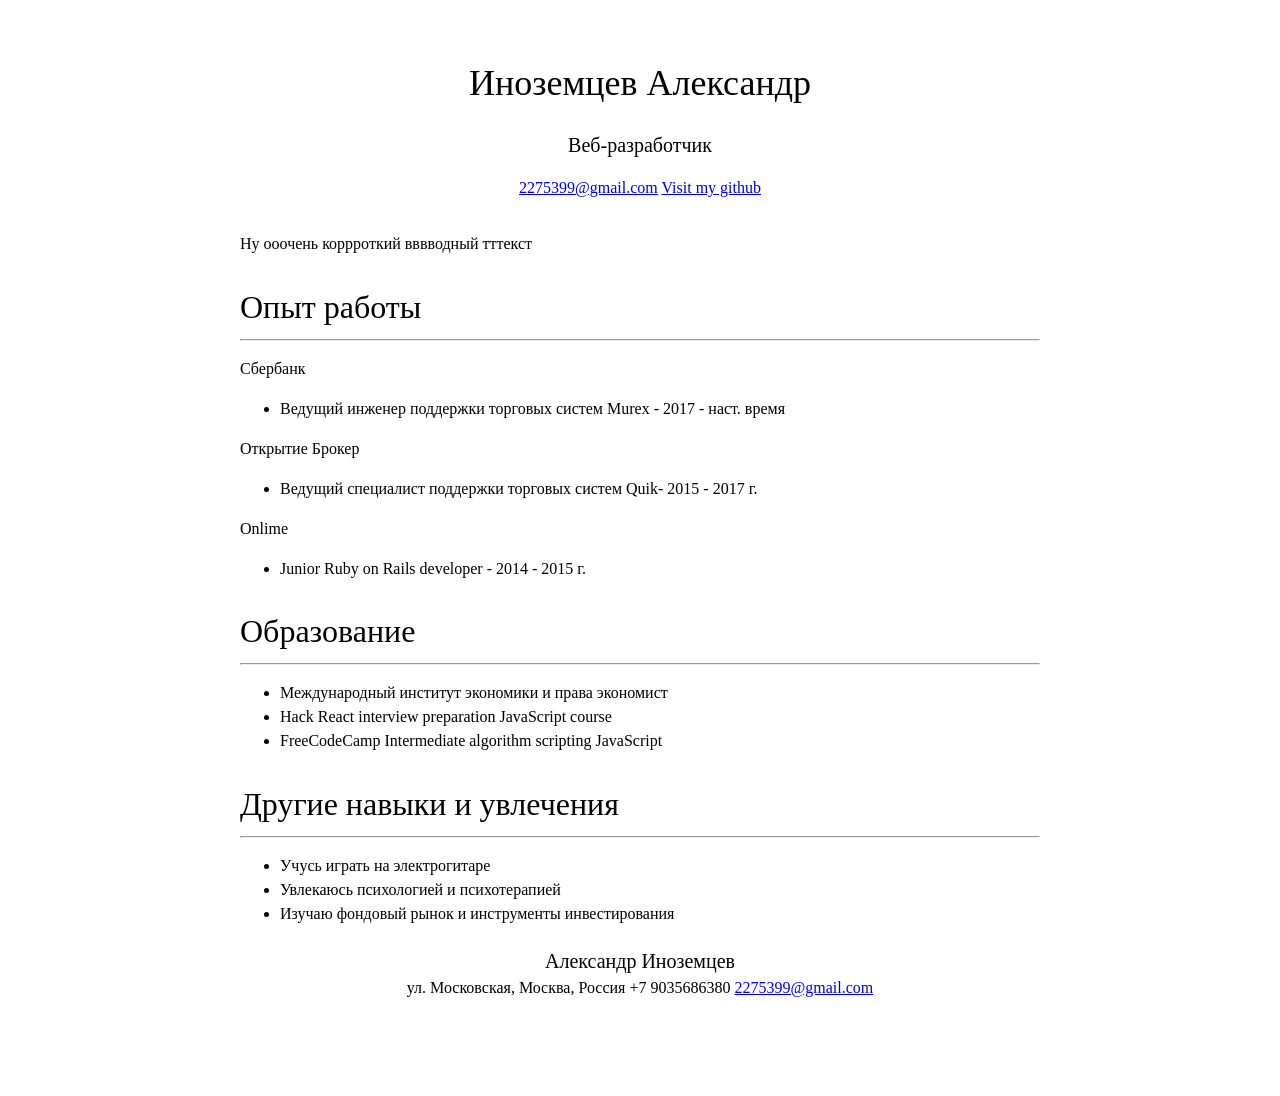
<file: index.html>
<!-- BEGIN (write your solution here) -->
<!DOCTYPE html>
<html land="ru">
<head>
    <meta charset="utf-8">
    <link rel="stylesheet" href="style.css">
    <title>Резюме</title>
</head>

<body>
    <div id="header">
        <h1>Иноземцев Александр</h1>
        <h3>Веб-разработчик</h3>
        <p>
            <a href="mailto:2275399@gmail.com">2275399@gmail.com</a>
            <a href="http://github.com/impedance">Visit my github</a>
        </p>
    </div>
    <div id="main">
        Ну ооочень коррроткий вввводный тттекст
        <section>
            <h2>
                Опыт работы
            </h2>
            <hr>
            <p>Сбербанк</p>
            <ul>
                <li>
                    Ведущий инженер поддержки торговых систем Murex - <span class="work_years">2017 - наст. время </span>
                </li>
            </ul>
            <p>Открытие Брокер</p>
            <ul>
                <li>
                    Ведущий специалист поддержки торговых систем Quik- <span class="work_years">2015 - 2017 г.</span>
                </li>
            </ul>
            <p>Onlime</p>
            <ul>
                <li>
                    Junior Ruby on Rails developer - <span class="work_years">2014 - 2015 г.</span>
                </li>
            </ul>
            
        </section>
        <section>
            <h2>
                Образование
            </h2>
            <hr>
            <ul>
                <li>
                    Международный институт экономики и права
                    экономист
                </li>
                <li>
                    Hack React interview preparation JavaScript course
                </li>
                <li>
                    FreeCodeCamp Intermediate algorithm scripting JavaScript
                </li>
            </ul>   
            
        </section>
        <section>
            <h2>
                Другие навыки и увлечения
            </h2>
                <hr>
            <ul>
                <li>
                    Учусь играть на электрогитаре
                </li>
                <li>
                    Увлекаюсь психологией и психотерапией
                </li>
                <li>
                    Изучаю фондовый рынок и инструменты инвестирования
                </li>
            </ul>        
            
        </section>
    </div>
    <div id="footer">
        <h3>Александр Иноземцев</h3>
        <span>ул. Московская, Москва, Россия</span>
        <span>+7 9035686380</span>
        <span><a href="mailto:2275399@gmail.com">2275399@gmail.com</a></span>
    </div>
    
</body>
</html>
<!-- END -->
</file>
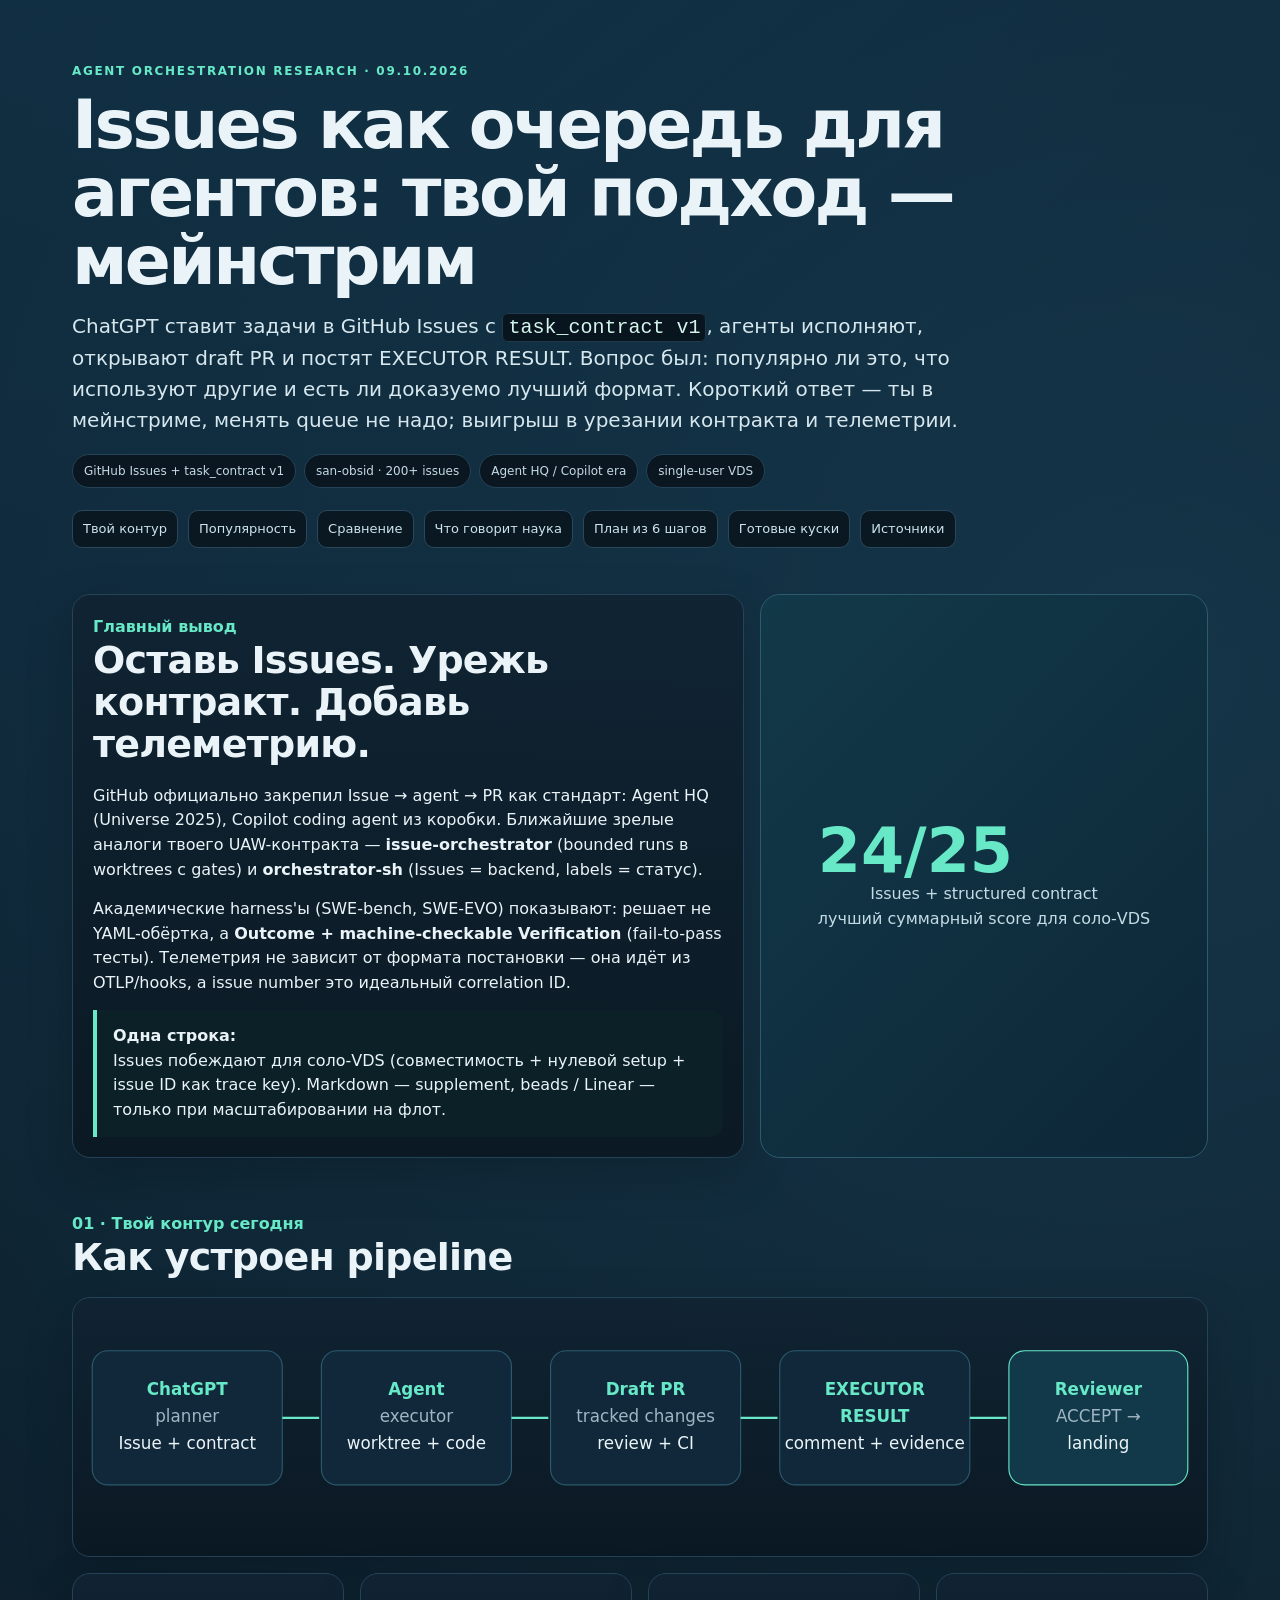
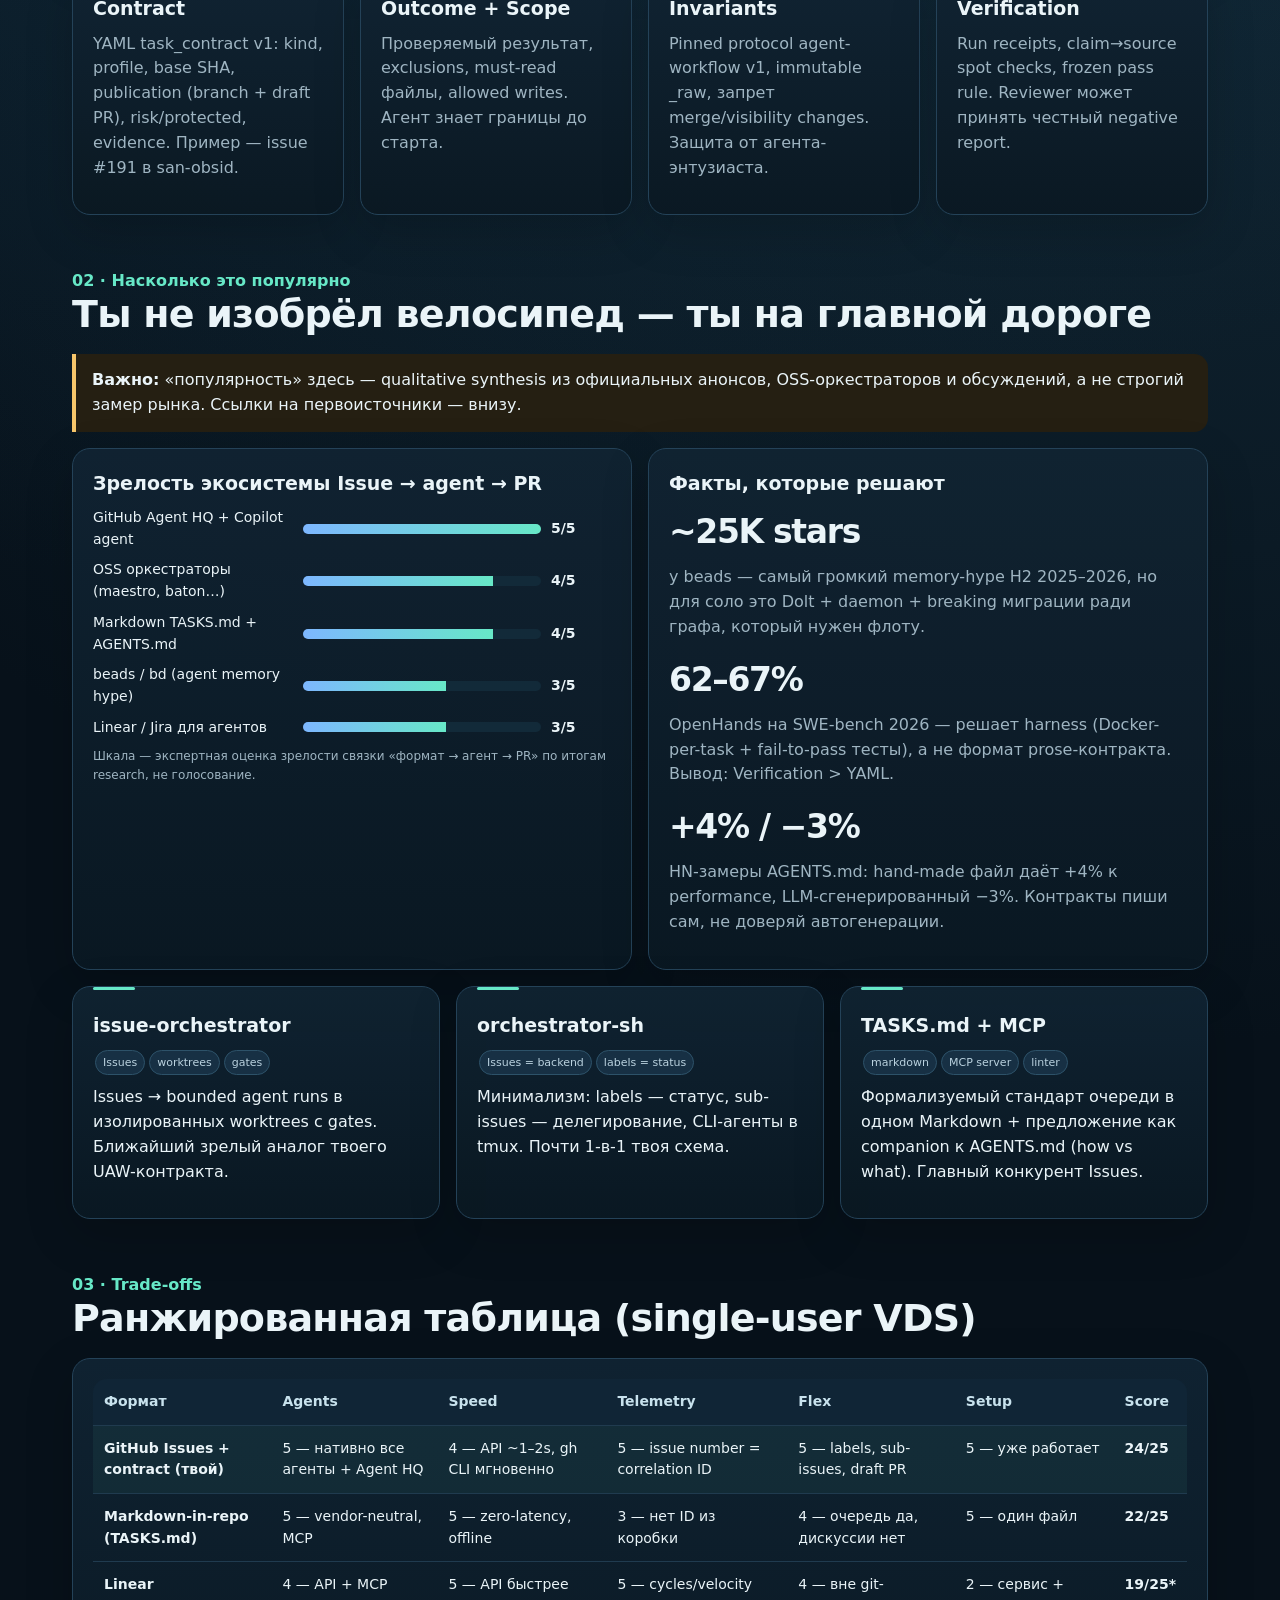
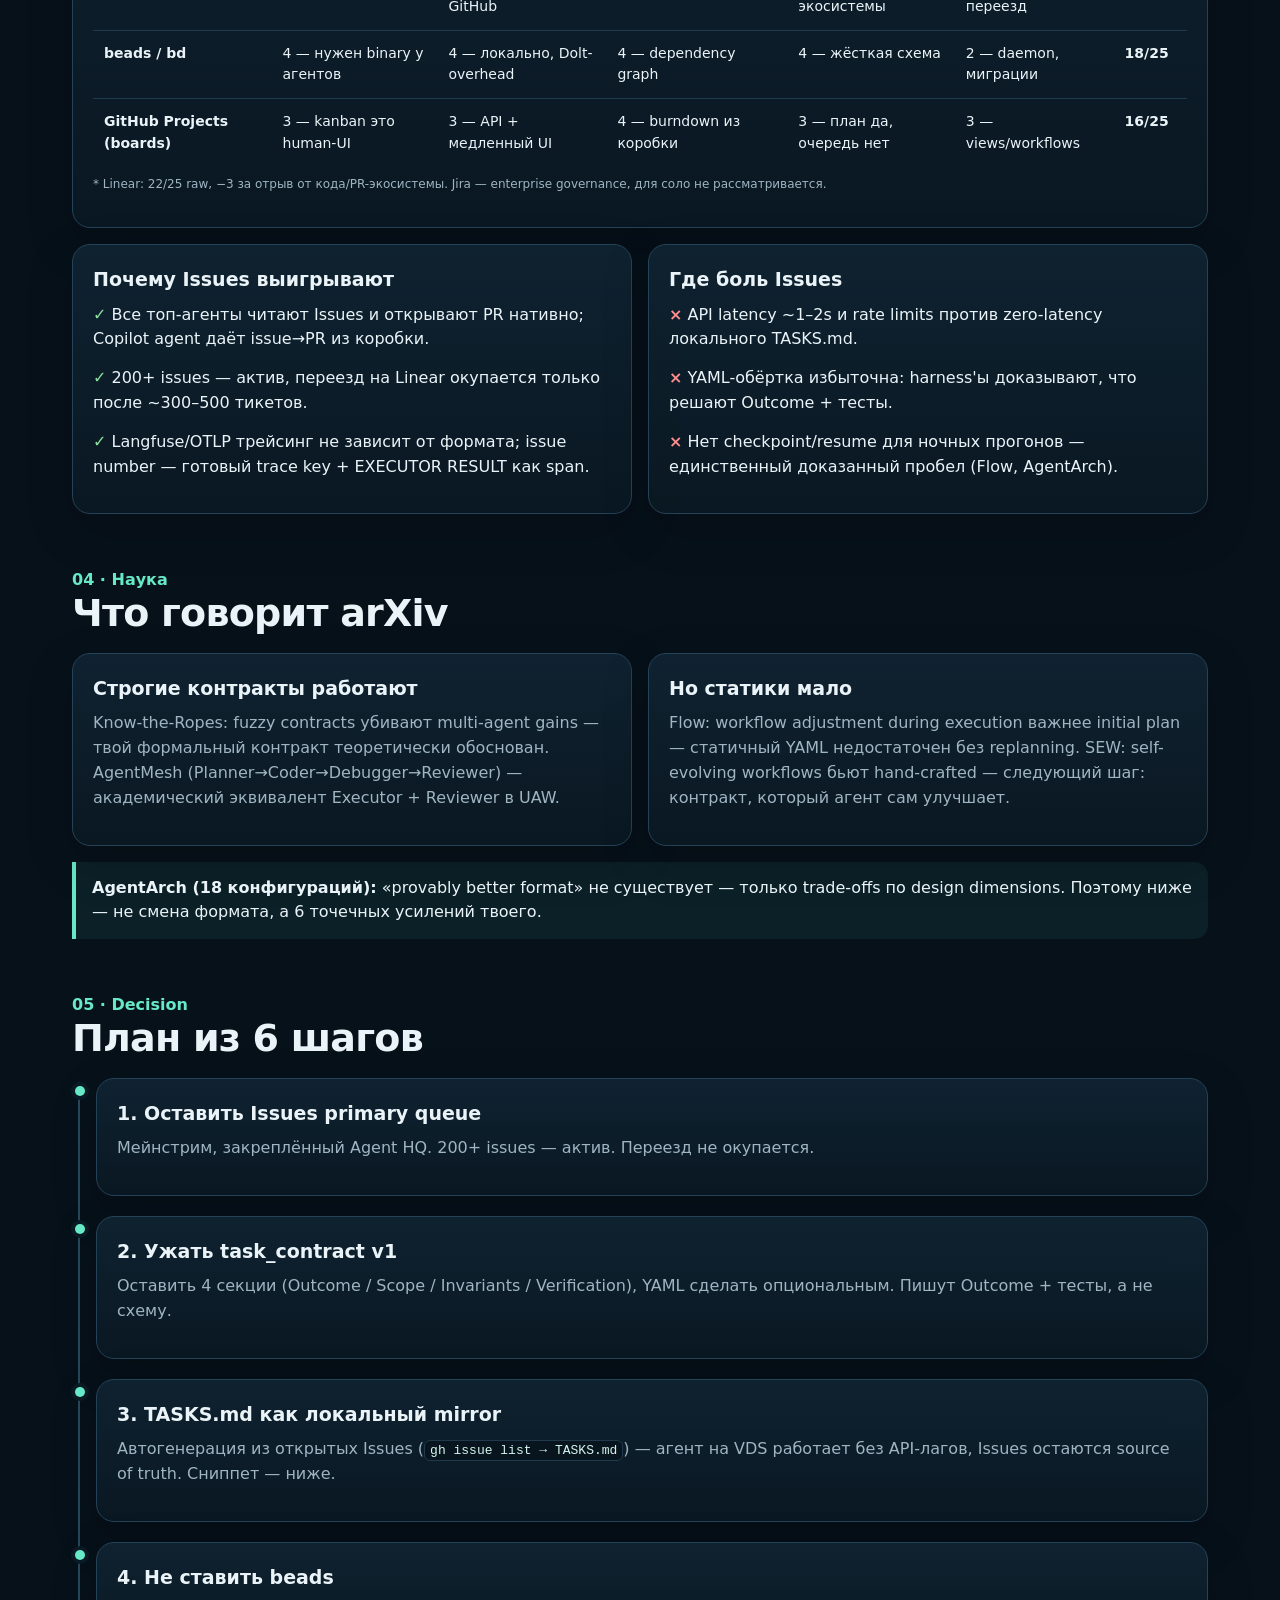
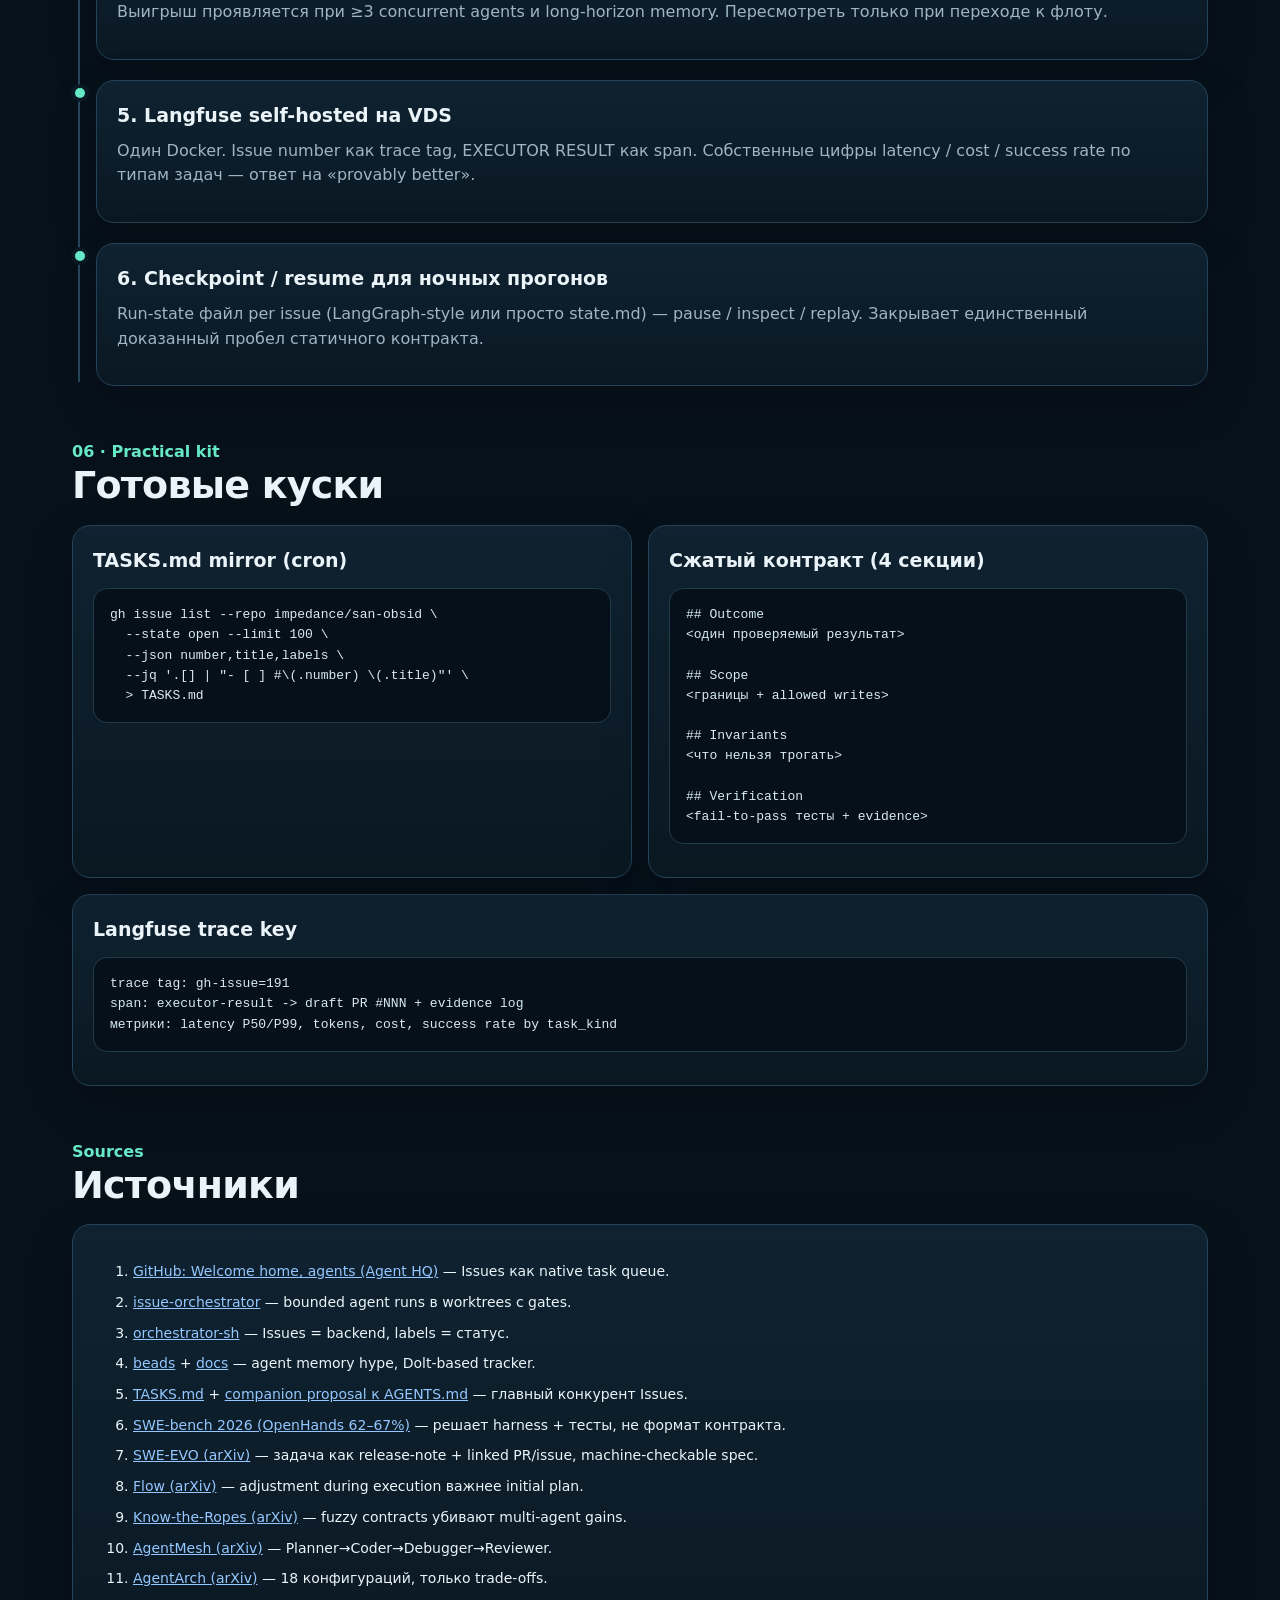
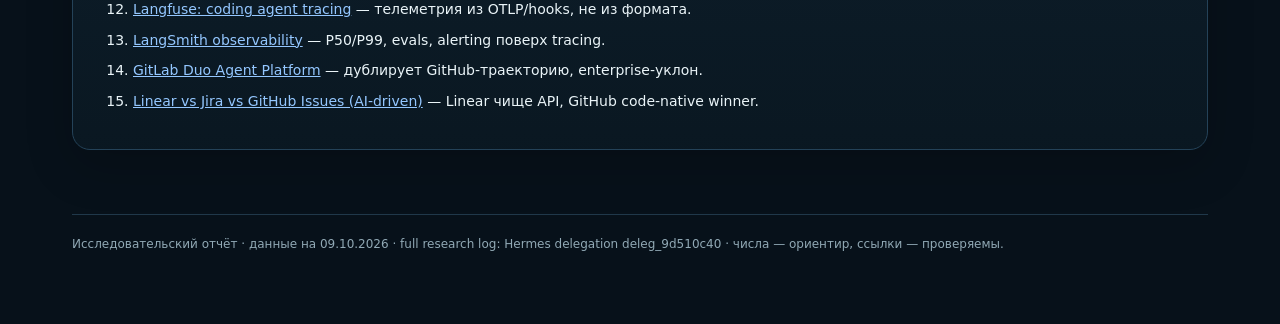
<file: agent-orchestration/index.html>
<!doctype html>
<html lang="ru">
<head>
<meta charset="utf-8">
<meta name="viewport" content="width=device-width, initial-scale=1">
<title>Issue-driven agent orchestration — разбор, 09.10.2026</title>
<style>
  :root{
    --bg:#07111a; --panel:#0d1b27; --panel2:#102332; --line:#244258;
    --text:#eaf4f8; --muted:#9fb5c2; --accent:#67e8c7; --accent2:#7db7ff;
    --warn:#f7c66b; --bad:#ff8f8f; --good:#8be39e; --ink:#061018;
  }
  *{box-sizing:border-box}
  html{scroll-behavior:smooth}
  body{
    margin:0; background:
      radial-gradient(circle at 10% -10%, #12344a 0, transparent 38%),
      radial-gradient(circle at 90% 10%, #173546 0, transparent 32%),
      var(--bg);
    color:var(--text); font-family:Inter,ui-sans-serif,system-ui,-apple-system,Segoe UI,Roboto,Arial,sans-serif;
    line-height:1.55;
  }
  a{color:#94c7ff}
  .wrap{max-width:1180px;margin:0 auto;padding:28px 22px 72px}
  .hero{padding:34px 0 18px}
  .eyebrow{font-size:12px;letter-spacing:.14em;text-transform:uppercase;color:var(--accent);font-weight:800}
  h1{font-size:clamp(34px,6vw,68px);line-height:1;margin:10px 0 16px;letter-spacing:-.04em}
  h2{font-size:clamp(24px,4vw,38px);line-height:1.1;margin:0 0 18px;letter-spacing:-.02em}
  h3{font-size:19px;margin:0 0 8px}
  p{margin:8px 0 14px}
  .lead{font-size:20px;max-width:920px;color:#d6e7ee}
  .chips{display:flex;flex-wrap:wrap;gap:8px;margin-top:18px}
  .chip{border:1px solid var(--line);background:#0a1721;border-radius:999px;padding:7px 11px;font-size:12px;color:#c6d9e2}
  .grid{display:grid;gap:16px}
  .g2{grid-template-columns:repeat(2,minmax(0,1fr))}
  .g3{grid-template-columns:repeat(3,minmax(0,1fr))}
  .g4{grid-template-columns:repeat(4,minmax(0,1fr))}
  @media(max-width:850px){.g2,.g3,.g4{grid-template-columns:1fr}}
  .card{
    background:linear-gradient(180deg,rgba(16,35,50,.94),rgba(10,24,34,.94));
    border:1px solid var(--line); border-radius:18px; padding:20px;
    box-shadow:0 16px 48px rgba(0,0,0,.18)
  }
  .callout{border-left:4px solid var(--accent);padding:14px 16px;background:#0c2027;border-radius:0 14px 14px 0}
  .callout.warn{border-left-color:var(--warn);background:#251f12}
  .metric{font-size:33px;font-weight:850;letter-spacing:-.04em}
  .muted{color:var(--muted)}
  .small{font-size:12px;color:var(--muted)}
  section{margin-top:54px}
  .kicker{color:var(--accent);font-weight:750}
  .verdict{display:grid;grid-template-columns:1.2fr .8fr;gap:16px;align-items:stretch;margin-top:28px}
  @media(max-width:850px){.verdict{grid-template-columns:1fr}}
  .score{display:flex;align-items:center;justify-content:center;min-height:210px;
    background:linear-gradient(135deg,#123949,#0d2737);border:1px solid #2b5b6d;border-radius:20px}
  .score strong{font-size:62px;line-height:1;color:var(--accent)}
  .score span{display:block;text-align:center;color:#c3dbe5}
  .svgbox{overflow:auto;padding:8px}
  svg{max-width:100%;height:auto}
  .barrow{display:grid;grid-template-columns:200px 1fr 60px;gap:10px;align-items:center;margin:9px 0;font-size:14px}
  .bar{height:10px;border-radius:999px;background:#122a39;overflow:hidden}
  .fill{height:100%;background:linear-gradient(90deg,var(--accent2),var(--accent))}
  .fill.dim{background:linear-gradient(90deg,#4a6b80,#67e8c7);opacity:.75}
  table{width:100%;border-collapse:collapse;font-size:14px;overflow:hidden;border-radius:14px}
  th,td{padding:12px 11px;border-bottom:1px solid #203b4f;vertical-align:top}
  th{text-align:left;color:#c8e2ed;background:#102536}
  tr:last-child td{border-bottom:0}
  tr.hl td{background:rgba(103,232,199,.06)}
  .tag{display:inline-block;font-size:11px;padding:3px 7px;border-radius:999px;background:#173044;border:1px solid #2d5269;color:#bad2df;margin:2px}
  .yes{color:var(--good);font-weight:750}.no{color:var(--bad);font-weight:750}.maybe{color:var(--warn);font-weight:750}
  .project{position:relative;padding-top:24px}
  .project:before{content:"";position:absolute;left:20px;top:0;width:42px;height:3px;border-radius:3px;background:var(--accent)}
  .timeline{position:relative;padding-left:24px}
  .timeline:before{content:"";position:absolute;left:6px;top:4px;bottom:4px;width:2px;background:#28485c}
  .titem{position:relative;margin:0 0 20px}
  .titem:before{content:"";position:absolute;left:-22px;top:7px;width:10px;height:10px;border-radius:50%;background:var(--accent);box-shadow:0 0 0 4px #0a1a25}
  code{background:#09151e;border:1px solid #203a4b;border-radius:6px;padding:2px 5px;color:#d4f5ec}
  pre{background:#061019;border:1px solid #203a4b;border-radius:14px;padding:16px;overflow:auto;color:#d7ebf2;font-size:13px}
  .toc{display:flex;flex-wrap:wrap;gap:10px;margin-top:22px}
  .toc a{text-decoration:none;color:#cde4ec;border:1px solid #2a485b;background:#0a1822;padding:8px 10px;border-radius:10px;font-size:13px}
  .src li{margin-bottom:9px;font-size:14px}
  .footer{margin-top:64px;padding-top:20px;border-top:1px solid #20384a;color:#91a9b5;font-size:12px}
</style>
</head>
<body>
<div class="wrap">
  <header class="hero">
    <div class="eyebrow">Agent orchestration research · 09.10.2026</div>
    <h1>Issues как очередь для агентов: твой подход — мейнстрим</h1>
    <p class="lead">ChatGPT ставит задачи в GitHub Issues с <code>task_contract v1</code>, агенты исполняют, открывают draft PR и постят EXECUTOR RESULT. Вопрос был: популярно ли это, что используют другие и есть ли доказуемо лучший формат. Короткий ответ — ты в мейнстриме, менять queue не надо; выигрыш в урезании контракта и телеметрии.</p>
    <div class="chips">
      <span class="chip">GitHub Issues + task_contract v1</span><span class="chip">san-obsid · 200+ issues</span><span class="chip">Agent HQ / Copilot era</span><span class="chip">single-user VDS</span>
    </div>
    <nav class="toc">
      <a href="#now">Твой контур</a><a href="#popular">Популярность</a><a href="#compare">Сравнение</a>
      <a href="#arxiv">Что говорит наука</a><a href="#plan">План из 6 шагов</a><a href="#kit">Готовые куски</a><a href="#sources">Источники</a>
    </nav>
  </header>

  <section class="verdict">
    <div class="card">
      <div class="kicker">Главный вывод</div>
      <h2>Оставь Issues. Урежь контракт. Добавь телеметрию.</h2>
      <p>GitHub официально закрепил Issue → agent → PR как стандарт: Agent HQ (Universe 2025), Copilot coding agent из коробки. Ближайшие зрелые аналоги твоего UAW-контракта — <b>issue-orchestrator</b> (bounded runs в worktrees с gates) и <b>orchestrator-sh</b> (Issues = backend, labels = статус).</p>
      <p>Академические harness'ы (SWE-bench, SWE-EVO) показывают: решает не YAML-обёртка, а <b>Outcome + machine-checkable Verification</b> (fail-to-pass тесты). Телеметрия не зависит от формата постановки — она идёт из OTLP/hooks, а issue number это идеальный correlation ID.</p>
      <div class="callout"><b>Одна строка:</b><br>Issues побеждают для соло-VDS (совместимость + нулевой setup + issue ID как trace key). Markdown — supplement, beads / Linear — только при масштабировании на флот.</div>
    </div>
    <div class="score"><div><strong>24/25</strong><span>Issues + structured contract<br>лучший суммарный score для соло-VDS</span></div></div>
  </section>

  <section id="now">
    <div class="kicker">01 · Твой контур сегодня</div>
    <h2>Как устроен pipeline</h2>
    <div class="card svgbox">
    <svg viewBox="0 0 1000 210" font-family="Inter,system-ui,sans-serif" font-size="15">
      <rect x="10" y="40" width="170" height="120" rx="14" fill="#10283a" stroke="#2b5b6d"/>
      <text x="95" y="80" fill="#67e8c7" text-anchor="middle" font-weight="700">ChatGPT</text>
      <text x="95" y="104" fill="#9fb5c2" text-anchor="middle">planner</text>
      <text x="95" y="128" fill="#eaf4f8" text-anchor="middle">Issue + contract</text>
      <rect x="215" y="40" width="170" height="120" rx="14" fill="#10283a" stroke="#2b5b6d"/>
      <text x="300" y="80" fill="#67e8c7" text-anchor="middle" font-weight="700">Agent</text>
      <text x="300" y="104" fill="#9fb5c2" text-anchor="middle">executor</text>
      <text x="300" y="128" fill="#eaf4f8" text-anchor="middle">worktree + code</text>
      <rect x="420" y="40" width="170" height="120" rx="14" fill="#10283a" stroke="#2b5b6d"/>
      <text x="505" y="80" fill="#67e8c7" text-anchor="middle" font-weight="700">Draft PR</text>
      <text x="505" y="104" fill="#9fb5c2" text-anchor="middle">tracked changes</text>
      <text x="505" y="128" fill="#eaf4f8" text-anchor="middle">review + CI</text>
      <rect x="625" y="40" width="170" height="120" rx="14" fill="#10283a" stroke="#2b5b6d"/>
      <text x="710" y="80" fill="#67e8c7" text-anchor="middle" font-weight="700">EXECUTOR</text>
      <text x="710" y="104" fill="#67e8c7" text-anchor="middle" font-weight="700">RESULT</text>
      <text x="710" y="128" fill="#eaf4f8" text-anchor="middle">comment + evidence</text>
      <rect x="830" y="40" width="160" height="120" rx="14" fill="#123949" stroke="#67e8c7"/>
      <text x="910" y="80" fill="#67e8c7" text-anchor="middle" font-weight="700">Reviewer</text>
      <text x="910" y="104" fill="#9fb5c2" text-anchor="middle">ACCEPT →</text>
      <text x="910" y="128" fill="#eaf4f8" text-anchor="middle">landing</text>
      <line x1="180" y1="100" x2="213" y2="100" stroke="#67e8c7" stroke-width="2"/>
      <line x1="385" y1="100" x2="418" y2="100" stroke="#67e8c7" stroke-width="2"/>
      <line x1="590" y1="100" x2="623" y2="100" stroke="#67e8c7" stroke-width="2"/>
      <line x1="795" y1="100" x2="828" y2="100" stroke="#67e8c7" stroke-width="2"/>
    </svg>
    </div>
    <div class="grid g4" style="margin-top:16px">
      <div class="card"><h3>Contract</h3><p class="muted">YAML task_contract v1: kind, profile, base SHA, publication (branch + draft PR), risk/protected, evidence. Пример — issue #191 в san-obsid.</p></div>
      <div class="card"><h3>Outcome + Scope</h3><p class="muted">Проверяемый результат, exclusions, must-read файлы, allowed writes. Агент знает границы до старта.</p></div>
      <div class="card"><h3>Invariants</h3><p class="muted">Pinned protocol agent-workflow v1, immutable _raw, запрет merge/visibility changes. Защита от агента-энтузиаста.</p></div>
      <div class="card"><h3>Verification</h3><p class="muted">Run receipts, claim→source spot checks, frozen pass rule. Reviewer может принять честный negative report.</p></div>
    </div>
  </section>

  <section id="popular">
    <div class="kicker">02 · Насколько это популярно</div>
    <h2>Ты не изобрёл велосипед — ты на главной дороге</h2>
    <div class="callout warn"><b>Важно:</b> «популярность» здесь — qualitative synthesis из официальных анонсов, OSS-оркестраторов и обсуждений, а не строгий замер рынка. Ссылки на первоисточники — внизу.</div>
    <div class="grid g2" style="margin-top:16px">
      <div class="card">
        <h3>Зрелость экосистемы Issue → agent → PR</h3>
        <div class="barrow"><span>GitHub Agent HQ + Copilot agent</span><div class="bar"><div class="fill" style="width:100%"></div></div><b>5/5</b></div>
        <div class="barrow"><span>OSS оркестраторы (maestro, baton…)</span><div class="bar"><div class="fill" style="width:80%"></div></div><b>4/5</b></div>
        <div class="barrow"><span>Markdown TASKS.md + AGENTS.md</span><div class="bar"><div class="fill" style="width:80%"></div></div><b>4/5</b></div>
        <div class="barrow"><span>beads / bd (agent memory hype)</span><div class="bar"><div class="fill" style="width:60%"></div></div><b>3/5</b></div>
        <div class="barrow"><span>Linear / Jira для агентов</span><div class="bar"><div class="fill" style="width:60%"></div></div><b>3/5</b></div>
        <p class="small">Шкала — экспертная оценка зрелости связки «формат → агент → PR» по итогам research, не голосование.</p>
      </div>
      <div class="card">
        <h3>Факты, которые решают</h3>
        <div class="metric">~25K stars</div>
        <p class="muted">у beads — самый громкий memory-hype H2 2025–2026, но для соло это Dolt + daemon + breaking миграции ради графа, который нужен флоту.</p>
        <div class="metric">62–67%</div>
        <p class="muted">OpenHands на SWE-bench 2026 — решает harness (Docker-per-task + fail-to-pass тесты), а не формат prose-контракта. Вывод: Verification &gt; YAML.</p>
        <div class="metric">+4% / −3%</div>
        <p class="muted">HN-замеры AGENTS.md: hand-made файл даёт +4% к performance, LLM-сгенерированный −3%. Контракты пиши сам, не доверяй автогенерации.</p>
      </div>
    </div>
    <div class="grid g3" style="margin-top:16px">
      <article class="card project">
        <h3>issue-orchestrator</h3>
        <div><span class="tag">Issues</span><span class="tag">worktrees</span><span class="tag">gates</span></div>
        <p>Issues → bounded agent runs в изолированных worktrees с gates. Ближайший зрелый аналог твоего UAW-контракта.</p>
      </article>
      <article class="card project">
        <h3>orchestrator-sh</h3>
        <div><span class="tag">Issues = backend</span><span class="tag">labels = status</span></div>
        <p>Минимализм: labels — статус, sub-issues — делегирование, CLI-агенты в tmux. Почти 1-в-1 твоя схема.</p>
      </article>
      <article class="card project">
        <h3>TASKS.md + MCP</h3>
        <div><span class="tag">markdown</span><span class="tag">MCP server</span><span class="tag">linter</span></div>
        <p>Формализуемый стандарт очереди в одном Markdown + предложение как companion к AGENTS.md (how vs what). Главный конкурент Issues.</p>
      </article>
    </div>
  </section>

  <section id="compare">
    <div class="kicker">03 · Trade-offs</div>
    <h2>Ранжированная таблица (single-user VDS)</h2>
    <div class="card" style="overflow:auto">
      <table>
        <thead><tr><th>Формат</th><th>Agents</th><th>Speed</th><th>Telemetry</th><th>Flex</th><th>Setup</th><th>Score</th></tr></thead>
        <tbody>
          <tr class="hl"><td><b>GitHub Issues + contract (твой)</b></td><td>5 — нативно все агенты + Agent HQ</td><td>4 — API ~1–2s, gh CLI мгновенно</td><td>5 — issue number = correlation ID</td><td>5 — labels, sub-issues, draft PR</td><td>5 — уже работает</td><td><b>24/25</b></td></tr>
          <tr><td><b>Markdown-in-repo (TASKS.md)</b></td><td>5 — vendor-neutral, MCP</td><td>5 — zero-latency, offline</td><td>3 — нет ID из коробки</td><td>4 — очередь да, дискуссии нет</td><td>5 — один файл</td><td><b>22/25</b></td></tr>
          <tr><td><b>Linear</b></td><td>4 — API + MCP</td><td>5 — API быстрее GitHub</td><td>5 — cycles/velocity</td><td>4 — вне git-экосистемы</td><td>2 — сервис + переезд</td><td><b>19/25*</b></td></tr>
          <tr><td><b>beads / bd</b></td><td>4 — нужен binary у агентов</td><td>4 — локально, Dolt-overhead</td><td>4 — dependency graph</td><td>4 — жёсткая схема</td><td>2 — daemon, миграции</td><td><b>18/25</b></td></tr>
          <tr><td><b>GitHub Projects (boards)</b></td><td>3 — kanban это human-UI</td><td>3 — API + медленный UI</td><td>4 — burndown из коробки</td><td>3 — план да, очередь нет</td><td>3 — views/workflows</td><td><b>16/25</b></td></tr>
        </tbody>
      </table>
      <p class="small">* Linear: 22/25 raw, −3 за отрыв от кода/PR-экосистемы. Jira — enterprise governance, для соло не рассматривается.</p>
    </div>
    <div class="grid g2" style="margin-top:16px">
      <div class="card"><h3>Почему Issues выигрывают</h3><p><span class="yes">✓</span> Все топ-агенты читают Issues и открывают PR нативно; Copilot agent даёт issue→PR из коробки.</p><p><span class="yes">✓</span> 200+ issues — актив, переезд на Linear окупается только после ~300–500 тикетов.</p><p><span class="yes">✓</span> Langfuse/OTLP трейсинг не зависит от формата; issue number — готовый trace key + EXECUTOR RESULT как span.</p></div>
      <div class="card"><h3>Где боль Issues</h3><p><span class="no">×</span> API latency ~1–2s и rate limits против zero-latency локального TASKS.md.</p><p><span class="no">×</span> YAML-обёртка избыточна: harness'ы доказывают, что решают Outcome + тесты.</p><p><span class="no">×</span> Нет checkpoint/resume для ночных прогонов — единственный доказанный пробел (Flow, AgentArch).</p></div>
    </div>
  </section>

  <section id="arxiv">
    <div class="kicker">04 · Наука</div>
    <h2>Что говорит arXiv</h2>
    <div class="grid g2">
      <div class="card"><h3>Строгие контракты работают</h3><p class="muted">Know-the-Ropes: fuzzy contracts убивают multi-agent gains — твой формальный контракт теоретически обоснован. AgentMesh (Planner→Coder→Debugger→Reviewer) — академический эквивалент Executor + Reviewer в UAW.</p></div>
      <div class="card"><h3>Но статики мало</h3><p class="muted">Flow: workflow adjustment during execution важнее initial plan — статичный YAML недостаточен без replanning. SEW: self-evolving workflows бьют hand-crafted — следующий шаг: контракт, который агент сам улучшает.</p></div>
    </div>
    <div class="callout" style="margin-top:16px"><b>AgentArch (18 конфигураций):</b> «provably better format» не существует — только trade-offs по design dimensions. Поэтому ниже — не смена формата, а 6 точечных усилений твоего.</div>
  </section>

  <section id="plan">
    <div class="kicker">05 · Decision</div>
    <h2>План из 6 шагов</h2>
    <div class="timeline">
      <div class="titem card"><h3>1. Оставить Issues primary queue</h3><p class="muted">Мейнстрим, закреплённый Agent HQ. 200+ issues — актив. Переезд не окупается.</p></div>
      <div class="titem card"><h3>2. Ужать task_contract v1</h3><p class="muted">Оставить 4 секции (Outcome / Scope / Invariants / Verification), YAML сделать опциональным. Пишут Outcome + тесты, а не схему.</p></div>
      <div class="titem card"><h3>3. TASKS.md как локальный mirror</h3><p class="muted">Автогенерация из открытых Issues (<code>gh issue list → TASKS.md</code>) — агент на VDS работает без API-лагов, Issues остаются source of truth. Сниппет — ниже.</p></div>
      <div class="titem card"><h3>4. Не ставить beads</h3><p class="muted">Выигрыш проявляется при ≥3 concurrent agents и long-horizon memory. Пересмотреть только при переходе к флоту.</p></div>
      <div class="titem card"><h3>5. Langfuse self-hosted на VDS</h3><p class="muted">Один Docker. Issue number как trace tag, EXECUTOR RESULT как span. Собственные цифры latency / cost / success rate по типам задач — ответ на «provably better».</p></div>
      <div class="titem card"><h3>6. Checkpoint / resume для ночных прогонов</h3><p class="muted">Run-state файл per issue (LangGraph-style или просто state.md) — pause / inspect / replay. Закрывает единственный доказанный пробел статичного контракта.</p></div>
    </div>
  </section>

  <section id="kit">
    <div class="kicker">06 · Practical kit</div>
    <h2>Готовые куски</h2>
    <div class="grid g2">
      <div class="card"><h3>TASKS.md mirror (cron)</h3><pre>gh issue list --repo impedance/san-obsid \
  --state open --limit 100 \
  --json number,title,labels \
  --jq '.[] | "- [ ] #\(.number) \(.title)"' \
  &gt; TASKS.md</pre></div>
      <div class="card"><h3>Сжатый контракт (4 секции)</h3><pre>## Outcome
&lt;один проверяемый результат&gt;

## Scope
&lt;границы + allowed writes&gt;

## Invariants
&lt;что нельзя трогать&gt;

## Verification
&lt;fail-to-pass тесты + evidence&gt;</pre></div>
    </div>
    <div class="card" style="margin-top:16px"><h3>Langfuse trace key</h3><pre>trace tag: gh-issue=191
span: executor-result -&gt; draft PR #NNN + evidence log
метрики: latency P50/P99, tokens, cost, success rate by task_kind</pre></div>
  </section>

  <section id="sources">
    <div class="kicker">Sources</div>
    <h2>Источники</h2>
    <div class="card"><ol class="src">
      <li><a href="https://github.blog/news-insights/company-news/welcome-home-agents">GitHub: Welcome home, agents (Agent HQ)</a> — Issues как native task queue.</li>
      <li><a href="https://github.com/issue-orchestrator/issue-orchestrator">issue-orchestrator</a> — bounded agent runs в worktrees с gates.</li>
      <li><a href="https://github.com/gabrielkoerich/orchestrator-sh">orchestrator-sh</a> — Issues = backend, labels = статус.</li>
      <li><a href="https://github.com/gastownhall/beads">beads</a> + <a href="https://beads.gascity.com">docs</a> — agent memory hype, Dolt-based tracker.</li>
      <li><a href="https://github.com/tasksmd/tasks.md">TASKS.md</a> + <a href="https://github.com/agentsmd/agents.md/issues/166">companion proposal к AGENTS.md</a> — главный конкурент Issues.</li>
      <li><a href="https://codesota.com/tasks/swe-bench">SWE-bench 2026 (OpenHands 62–67%)</a> — решает harness + тесты, не формат контракта.</li>
      <li><a href="https://arxiv.org/html/2512.18470v6">SWE-EVO (arXiv)</a> — задача как release-note + linked PR/issue, machine-checkable spec.</li>
      <li><a href="https://arxiv.org/html/2501.07834v2">Flow (arXiv)</a> — adjustment during execution важнее initial plan.</li>
      <li><a href="https://arxiv.org/html/2505.16979v1">Know-the-Ropes (arXiv)</a> — fuzzy contracts убивают multi-agent gains.</li>
      <li><a href="https://arxiv.org/pdf/2507.19902">AgentMesh (arXiv)</a> — Planner→Coder→Debugger→Reviewer.</li>
      <li><a href="https://arxiv.org/html/2509.10769">AgentArch (arXiv)</a> — 18 конфигураций, только trade-offs.</li>
      <li><a href="https://langfuse.com/resources/engineering/coding-agent-tracing">Langfuse: coding agent tracing</a> — телеметрия из OTLP/hooks, не из формата.</li>
      <li><a href="https://www.langchain.com/langsmith/observability">LangSmith observability</a> — P50/P99, evals, alerting поверх tracing.</li>
      <li><a href="https://about.gitlab.com/blog/gitlab-duo-agent-platform-public-beta">GitLab Duo Agent Platform</a> — дублирует GitHub-траекторию, enterprise-уклон.</li>
      <li><a href="https://octopusbuilds.com/blog/linear-vs-jira-vs-github-issues-ai-driven-development">Linear vs Jira vs GitHub Issues (AI-driven)</a> — Linear чище API, GitHub code-native winner.</li>
    </ol></div>
  </section>

  <div class="footer">Исследовательский отчёт · данные на 09.10.2026 · full research log: Hermes delegation deleg_9d510c40 · числа — ориентир, ссылки — проверяемы.</div>
</div>
</body>
</html>
</file>
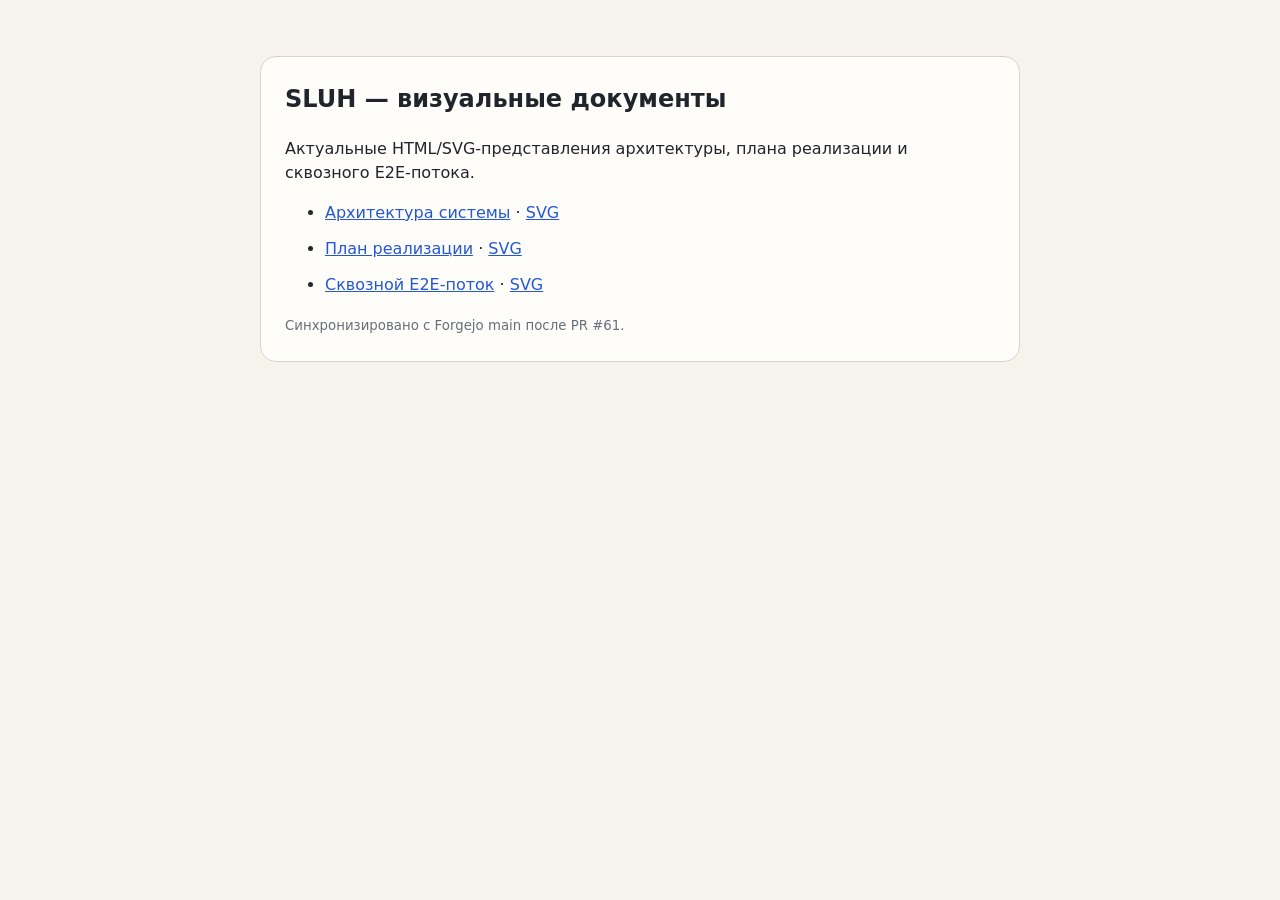
<file: sluh/index.html>
<!doctype html>
<html lang="ru">
<head>
  <meta charset="utf-8">
  <meta name="viewport" content="width=device-width, initial-scale=1">
  <title>SLUH — визуальные документы</title>
  <style>
    :root { color-scheme: light; font: 16px/1.5 system-ui, sans-serif; color: #20252b; background: #f6f3ed; }
    main { max-width: 760px; margin: 0 auto; padding: 48px 20px; }
    article { background: #fffdf9; border: 1px solid #d8d3ca; border-radius: 16px; padding: 24px; }
    h1 { margin-top: 0; }
    li { margin: 12px 0; }
    a { color: #2457d6; }
    small { color: #66707a; }
  </style>
</head>
<body>
  <main>
    <article>
      <h1>SLUH — визуальные документы</h1>
      <p>Актуальные HTML/SVG-представления архитектуры, плана реализации и сквозного E2E-потока.</p>
      <ul>
        <li><a href="architecture.html">Архитектура системы</a> · <a href="architecture.svg">SVG</a></li>
        <li><a href="implementation-plan.html">План реализации</a> · <a href="implementation-plan.svg">SVG</a></li>
        <li><a href="e2e-flow.html">Сквозной E2E-поток</a> · <a href="e2e-flow.svg">SVG</a></li>
      </ul>
      <small>Синхронизировано с Forgejo main после PR #61.</small>
    </article>
  </main>
</body>
</html>
</file>
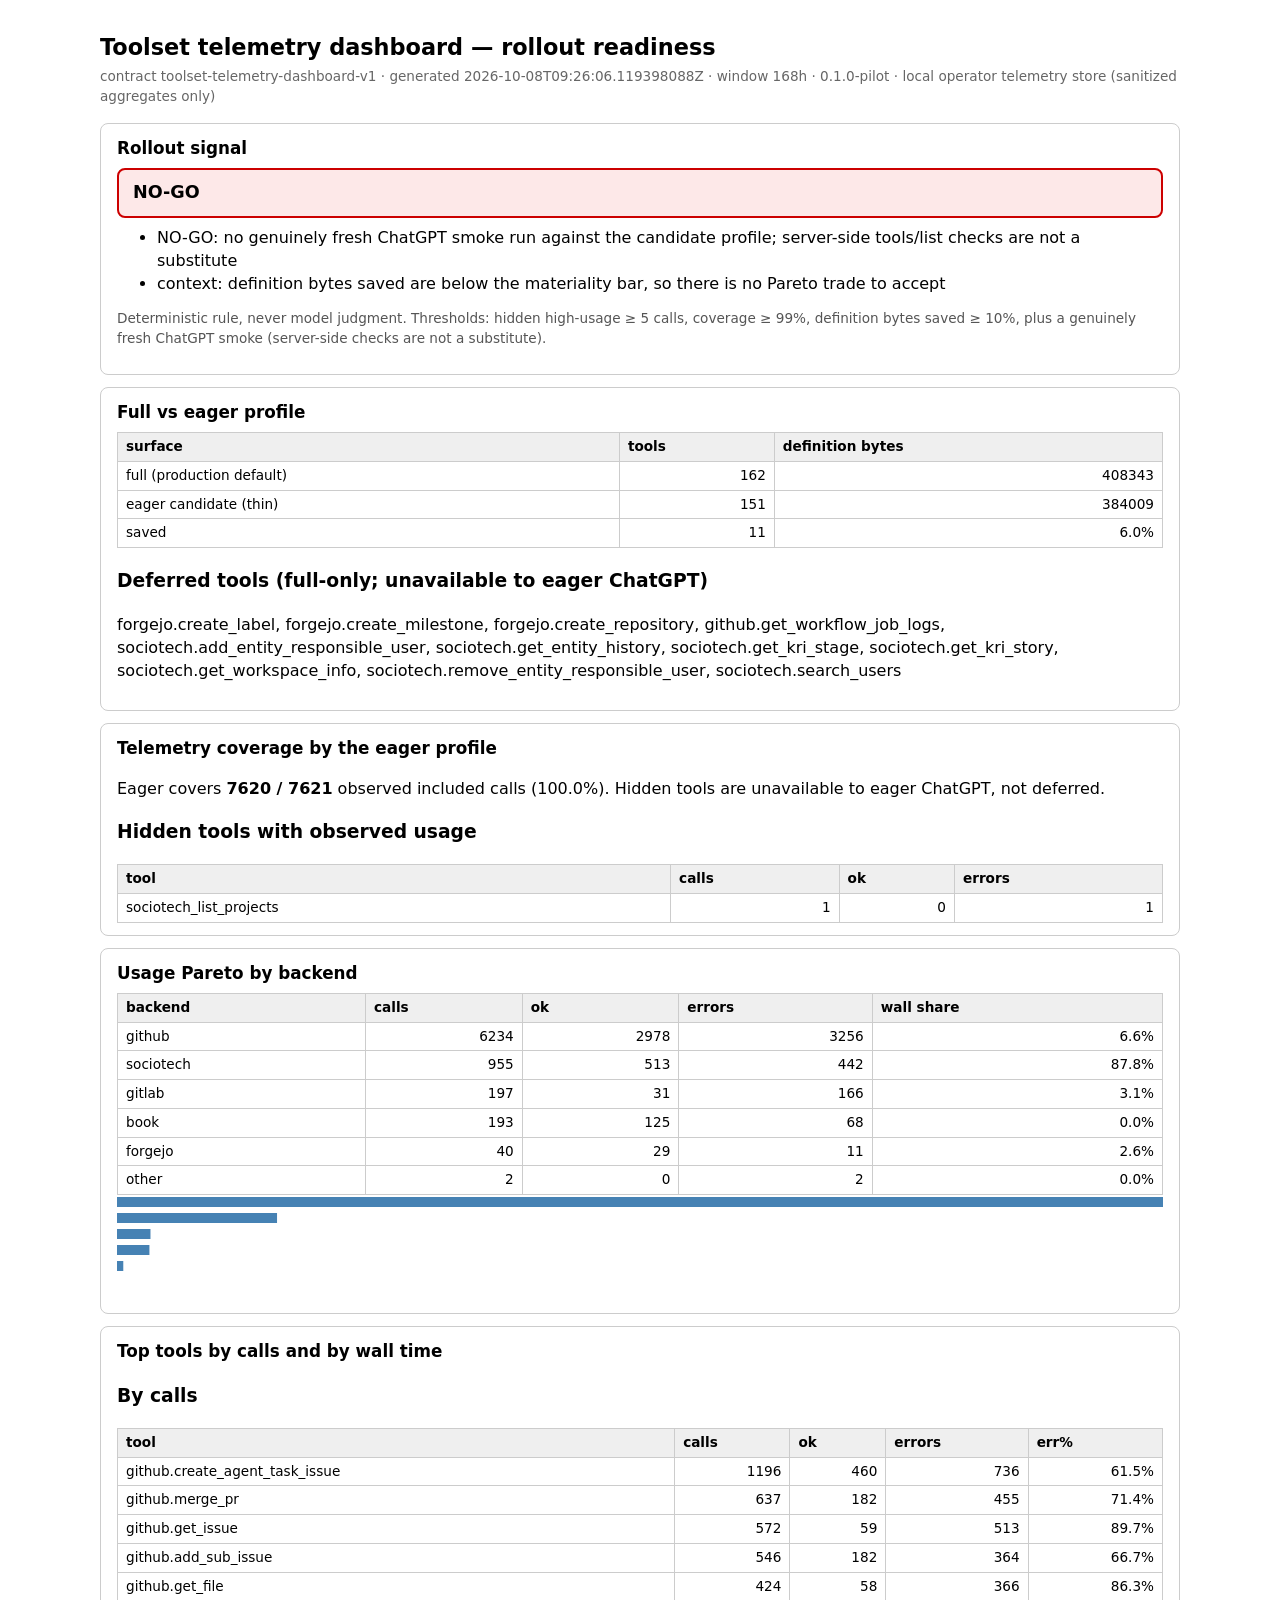
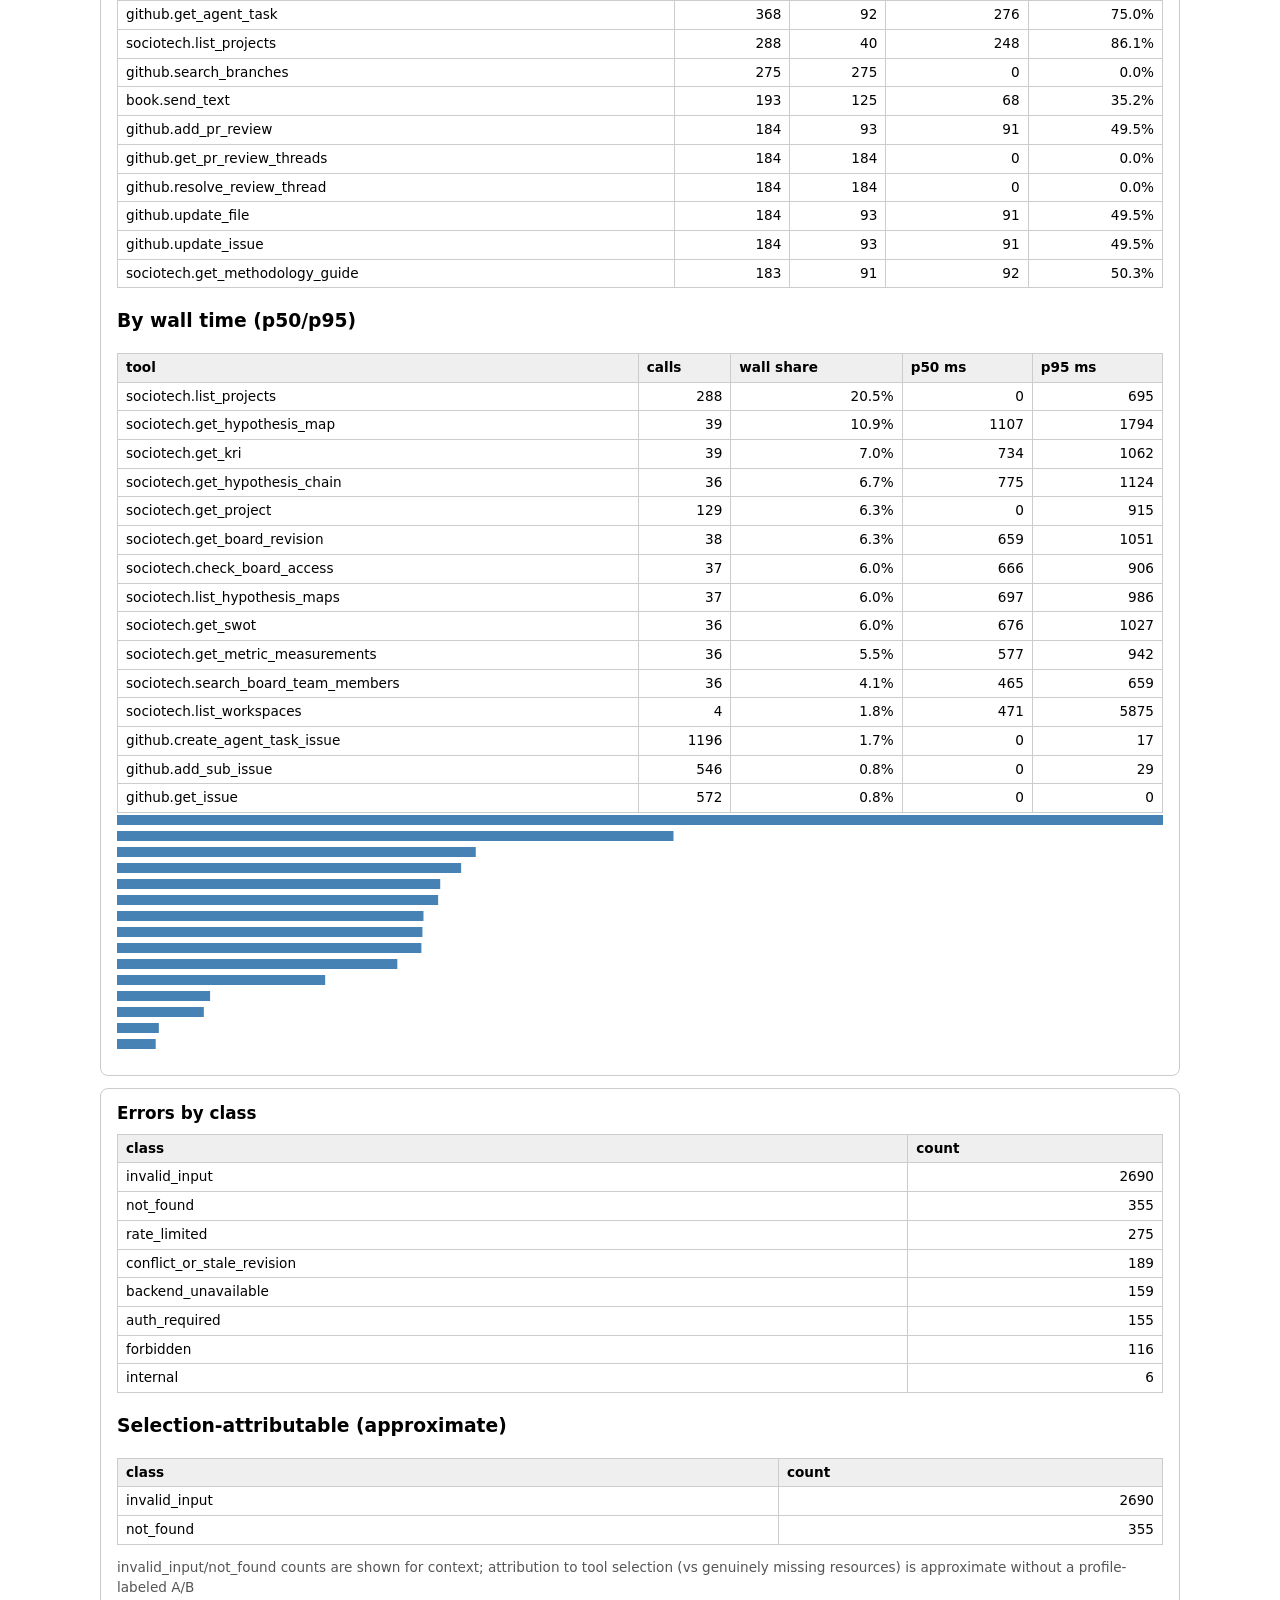
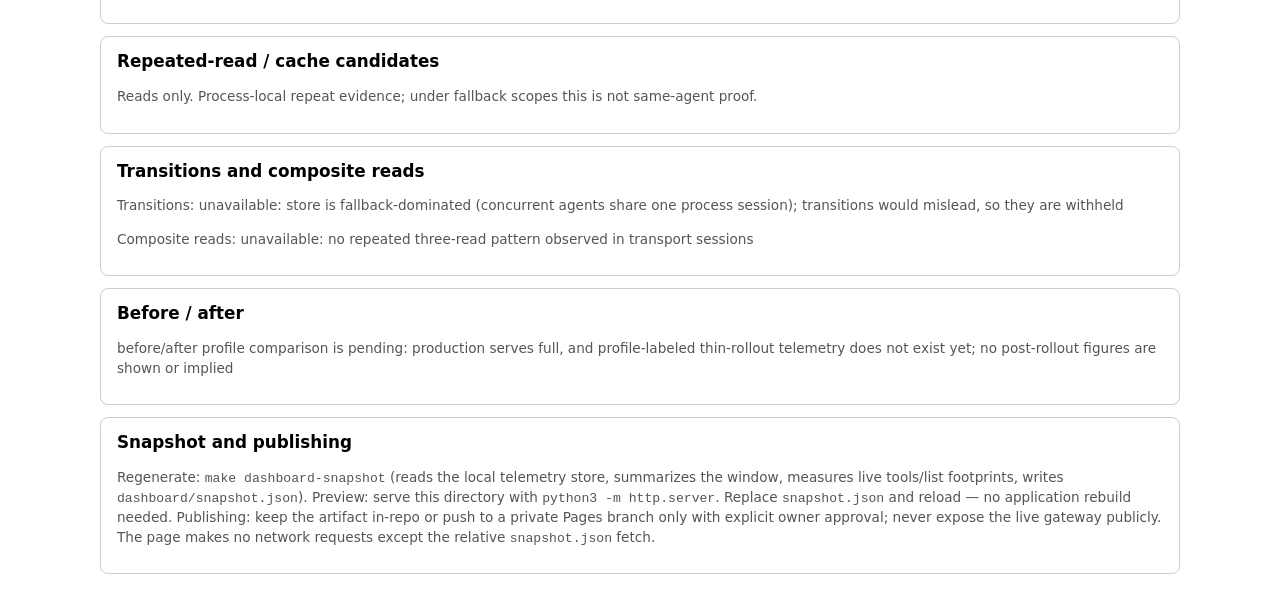
<file: toolset-dashboard/index.html>
<!DOCTYPE html>
<html lang="en">
<head>
<meta charset="utf-8">
<meta name="viewport" content="width=device-width, initial-scale=1">
<title>Toolset telemetry dashboard — rollout readiness</title>
<style>
:root { color-scheme: light dark; }
body { font-family: system-ui, -apple-system, "Segoe UI", sans-serif; max-width: 1080px; margin: 0 auto; padding: 16px; line-height: 1.45; }
h1 { font-size: 1.4rem; margin-bottom: 0; }
.meta { color: #666; font-size: 0.85rem; margin: 4px 0 16px; }
section { border: 1px solid #ccc; border-radius: 8px; padding: 12px 16px; margin: 12px 0; }
h2 { font-size: 1.05rem; margin: 0 0 8px; }
table { border-collapse: collapse; width: 100%; font-size: 0.85rem; }
th, td { border: 1px solid #ccc; padding: 4px 8px; text-align: left; }
th { background: rgba(127,127,127,0.12); }
.num { text-align: right; font-variant-numeric: tabular-nums; }
.banner { font-weight: bold; font-size: 1.1rem; padding: 10px 14px; border-radius: 8px; }
.nogo { background: #fde8e8; border: 2px solid #c00; }
.warn { background: #fff6dd; border: 2px solid #a80; }
.pass { background: #e6f6e6; border: 2px solid #080; }
ul.reasons { margin: 8px 0 0; }
.note { font-size: 0.85rem; color: #555; }
code { font-size: 0.82rem; }
.bar { height: 10px; fill: #4682b4; }
.error { color: #900; }
#load-error { display: none; }
</style>
</head>
<body>
<h1>Toolset telemetry dashboard — rollout readiness</h1>
<p class="meta" id="meta">loading snapshot.json …</p>
<p id="load-error" class="error">Could not load <code>snapshot.json</code>. Serve this directory over HTTP (for example <code>python3 -m http.server</code>) or replace <code>snapshot.json</code> with a fresh export and reload. No data is fabricated: empty sections stay empty.</p>

<section id="signal"><h2>Rollout signal</h2><div id="signal-banner" class="banner">…</div><ul class="reasons" id="signal-reasons"></ul>
<p class="note">Deterministic rule, never model judgment. Thresholds: hidden high-usage ≥ <span id="t-hidden">5</span> calls, coverage ≥ <span id="t-cov">99%</span>, definition bytes saved ≥ <span id="t-bytes">10%</span>, plus a genuinely fresh ChatGPT smoke (server-side checks are not a substitute).</p></section>

<section id="profile-compare"><h2>Full vs eager profile</h2><div id="profile-table"></div>
<h3>Deferred tools (full-only; unavailable to eager ChatGPT)</h3><div id="deferred-list"></div></section>

<section id="coverage"><h2>Telemetry coverage by the eager profile</h2><div id="coverage-summary"></div><div id="hidden-table"></div></section>

<section id="pareto-backend"><h2>Usage Pareto by backend</h2><div id="backend-table"></div></section>

<section id="pareto-tools"><h2>Top tools by calls and by wall time</h2><h3>By calls</h3><div id="tools-calls"></div><h3>By wall time (p50/p95)</h3><div id="tools-wall"></div></section>

<section id="errors"><h2>Errors by class</h2><div id="errors-table"></div><div id="selection-errors"></div><p class="note" id="selection-note"></p></section>

<section id="cache"><h2>Repeated-read / cache candidates</h2><div id="cache-table"></div><p class="note">Reads only. Process-local repeat evidence; under fallback scopes this is not same-agent proof.</p></section>

<section id="transitions"><h2>Transitions and composite reads</h2><div id="transitions-block"></div><div id="composite-block"></div></section>

<section id="before-after"><h2>Before / after</h2><p class="note" id="before-after-note"></p></section>

<section id="export"><h2>Snapshot and publishing</h2>
<p class="note">Regenerate: <code>make dashboard-snapshot</code> (reads the local telemetry store, summarizes the window, measures live tools/list footprints, writes <code>dashboard/snapshot.json</code>). Preview: serve this directory with <code>python3 -m http.server</code>. Replace <code>snapshot.json</code> and reload — no application rebuild needed. Publishing: keep the artifact in-repo or push to a private Pages branch only with explicit owner approval; never expose the live gateway publicly. The page makes no network requests except the relative <code>snapshot.json</code> fetch.</p></section>

<script>
"use strict";
// Mirrored from internal/gateway/dashboard.go (EvaluateRollout). The page
// displays the server-computed verdict; these constants document the rule
// next to the banner. Changing them here does not change any verdict.
var THRESHOLDS = { hiddenHighUsageCalls: 5, minCoverage: 0.99, minBytesSaved: 0.10 };

function esc(s) {
  return String(s).replace(/&/g, "&amp;").replace(/</g, "&lt;").replace(/>/g, "&gt;").replace(/"/g, "&quot;");
}
function pct(x) { return (x * 100).toFixed(1) + "%"; }
function barsvg(rows, getVal, getLabel) {
  var max = 0, i;
  for (i = 0; i < rows.length; i++) { if (getVal(rows[i]) > max) max = getVal(rows[i]); }
  if (!(max > 0)) return "";
  var h = rows.length * 16 + 4, out = '<svg width="100%" height="' + h + '" role="img">';
  for (i = 0; i < rows.length; i++) {
    var w = (getVal(rows[i]) / max * 100).toFixed(1);
    out += '<rect class="bar" x="0" y="' + (i * 16 + 2) + '" width="' + w + '%" height="10"><title>' + esc(getLabel(rows[i])) + '</title></rect>';
  }
  return out + "</svg>";
}
function table(heads, rows) {
  var h = "<table><thead><tr>", b = "", i, j;
  for (i = 0; i < heads.length; i++) h += "<th>" + esc(heads[i][0]) + "</th>";
  h += "</tr></thead><tbody>";
  for (i = 0; i < rows.length; i++) {
    b += "<tr>";
    for (j = 0; j < rows[i].length; j++) {
      b += '<td class="' + (heads[j][1] ? "num" : "") + '">' + rows[i][j] + "</td>";
    }
    b += "</tr>";
  }
  return h + b + "</tbody></table>";
}
function set(id, html) { document.getElementById(id).innerHTML = html; }

function render(s) {
  document.getElementById("meta").textContent =
    "contract " + s.contract + " · generated " + s.generatedTs + " · window " + s.windowHours + "h · " + s.toolsetVersion + " · " + s.sourceNote;
  var banner = document.getElementById("signal-banner");
  banner.textContent = s.rollout.verdict;
  banner.className = "banner " + (s.rollout.verdict === "PASS" ? "pass" : (s.rollout.verdict === "WARN" ? "warn" : "nogo"));
  var rh = "", i;
  for (i = 0; i < s.rollout.reasons.length; i++) rh += "<li>" + esc(s.rollout.reasons[i]) + "</li>";
  set("signal-reasons", rh);

  var saved = (s.bytesSavedRatio * 100).toFixed(1) + "%";
  set("profile-table", table([["surface", 0], ["tools", 1], ["definition bytes", 1]],
    [["full (production default)", s.full.tools, s.full.bytes],
     ["eager candidate (thin)", s.eager.tools, s.eager.bytes],
     ["saved", s.full.tools - s.eager.tools, saved]]));
  set("deferred-list", "<p>" + s.deferredTools.map(esc).join(", ") + "</p>");

  set("coverage-summary", "<p>Eager covers <strong>" + s.eagerCoveredCalls + " / " + s.totalCalls +
    "</strong> observed included calls (" + pct(s.coverageRatio) + "). Hidden tools are unavailable to eager ChatGPT, not deferred.</p>");
  if (s.hiddenTools.length === 0) {
    set("hidden-table", '<p class="note">No observed usage of hidden tools in this window.</p>');
  } else {
    var hr = [];
    for (i = 0; i < s.hiddenTools.length; i++) {
      var h = s.hiddenTools[i];
      hr.push([esc(h.tool), h.calls, h.ok, h.errors]);
    }
    set("hidden-table", "<h3>Hidden tools with observed usage</h3>" + table([["tool", 0], ["calls", 1], ["ok", 1], ["errors", 1]], hr));
  }

  var br = [];
  for (i = 0; i < s.perBackend.length; i++) {
    var b = s.perBackend[i];
    br.push([esc(b.backend), b.calls, b.ok, b.errors, pct(b.shareWallTime)]);
  }
  set("backend-table", table([["backend", 0], ["calls", 1], ["ok", 1], ["errors", 1], ["wall share", 1]], br) +
    barsvg(s.perBackend, function (r) { return r.calls; }, function (r) { return r.backend + " " + r.calls; }));

  var cr = [];
  for (i = 0; i < s.topToolsByCalls.length; i++) {
    var c = s.topToolsByCalls[i];
    cr.push([esc(c.tool), c.calls, c.ok, c.errors, (c.errorRate * 100).toFixed(1) + "%"]);
  }
  set("tools-calls", table([["tool", 0], ["calls", 1], ["ok", 1], ["errors", 1], ["err%", 1]], cr));
  var wr = [];
  for (i = 0; i < s.topToolsByWallTime.length; i++) {
    var w = s.topToolsByWallTime[i];
    wr.push([esc(w.tool), w.calls, pct(w.shareWallTime), w.p50Ms, w.p95Ms]);
  }
  set("tools-wall", table([["tool", 0], ["calls", 1], ["wall share", 1], ["p50 ms", 1], ["p95 ms", 1]], wr) +
    barsvg(s.topToolsByWallTime, function (r) { return r.shareWallTime; }, function (r) { return r.tool; }));

  var er = [];
  for (i = 0; i < s.errorsByClass.length; i++) er.push([esc(s.errorsByClass[i].errorClass), s.errorsByClass[i].count]);
  set("errors-table", er.length ? table([["class", 0], ["count", 1]], er) : '<p class="note">No errors in window.</p>');
  var sr = [];
  for (i = 0; i < s.selectionErrors.length; i++) sr.push([esc(s.selectionErrors[i].errorClass), s.selectionErrors[i].count]);
  set("selection-errors", sr.length ? "<h3>Selection-attributable (approximate)</h3>" + table([["class", 0], ["count", 1]], sr) : "");
  document.getElementById("selection-note").textContent = s.selectionErrorsNote;

  if (s.transitionsTrustworthy) {
    var tr = [];
    for (i = 0; i < s.transitions.length; i++) {
      var t = s.transitions[i];
      tr.push([esc(t.prevTool), esc(t.tool), t.count, pct(t.share)]);
    }
    set("transitions-block", "<h3>Transitions</h3>" + table([["prev", 0], ["tool", 0], ["count", 1], ["share", 1]], tr));
  } else {
    set("transitions-block", '<p class="note">Transitions: ' + esc(s.transitionsNote) + "</p>");
  }
  if (s.compositeReadCandidates.length) {
    var mr = [];
    for (i = 0; i < s.compositeReadCandidates.length; i++) {
      var m = s.compositeReadCandidates[i];
      mr.push([esc(m.tools.join(" → ")), m.count, pct(m.share)]);
    }
    set("composite-block", "<h3>Composite reads</h3>" + table([["pattern", 0], ["count", 1], ["share", 1]], mr) +
      '<p class="note">' + esc(s.compositeNote) + "</p>");
  } else {
    set("composite-block", '<p class="note">Composite reads: ' + esc(s.compositeNote) + "</p>");
  }
  document.getElementById("before-after-note").textContent = s.beforeAfterNote;
}

fetch("snapshot.json", { cache: "no-store" }).then(function (r) {
  if (!r.ok) throw new Error("http " + r.status);
  return r.json();
}).then(render).catch(function () {
  document.getElementById("load-error").style.display = "block";
  document.getElementById("meta").textContent = "snapshot.json not loaded.";
});
</script>
</body>
</html>
</file>
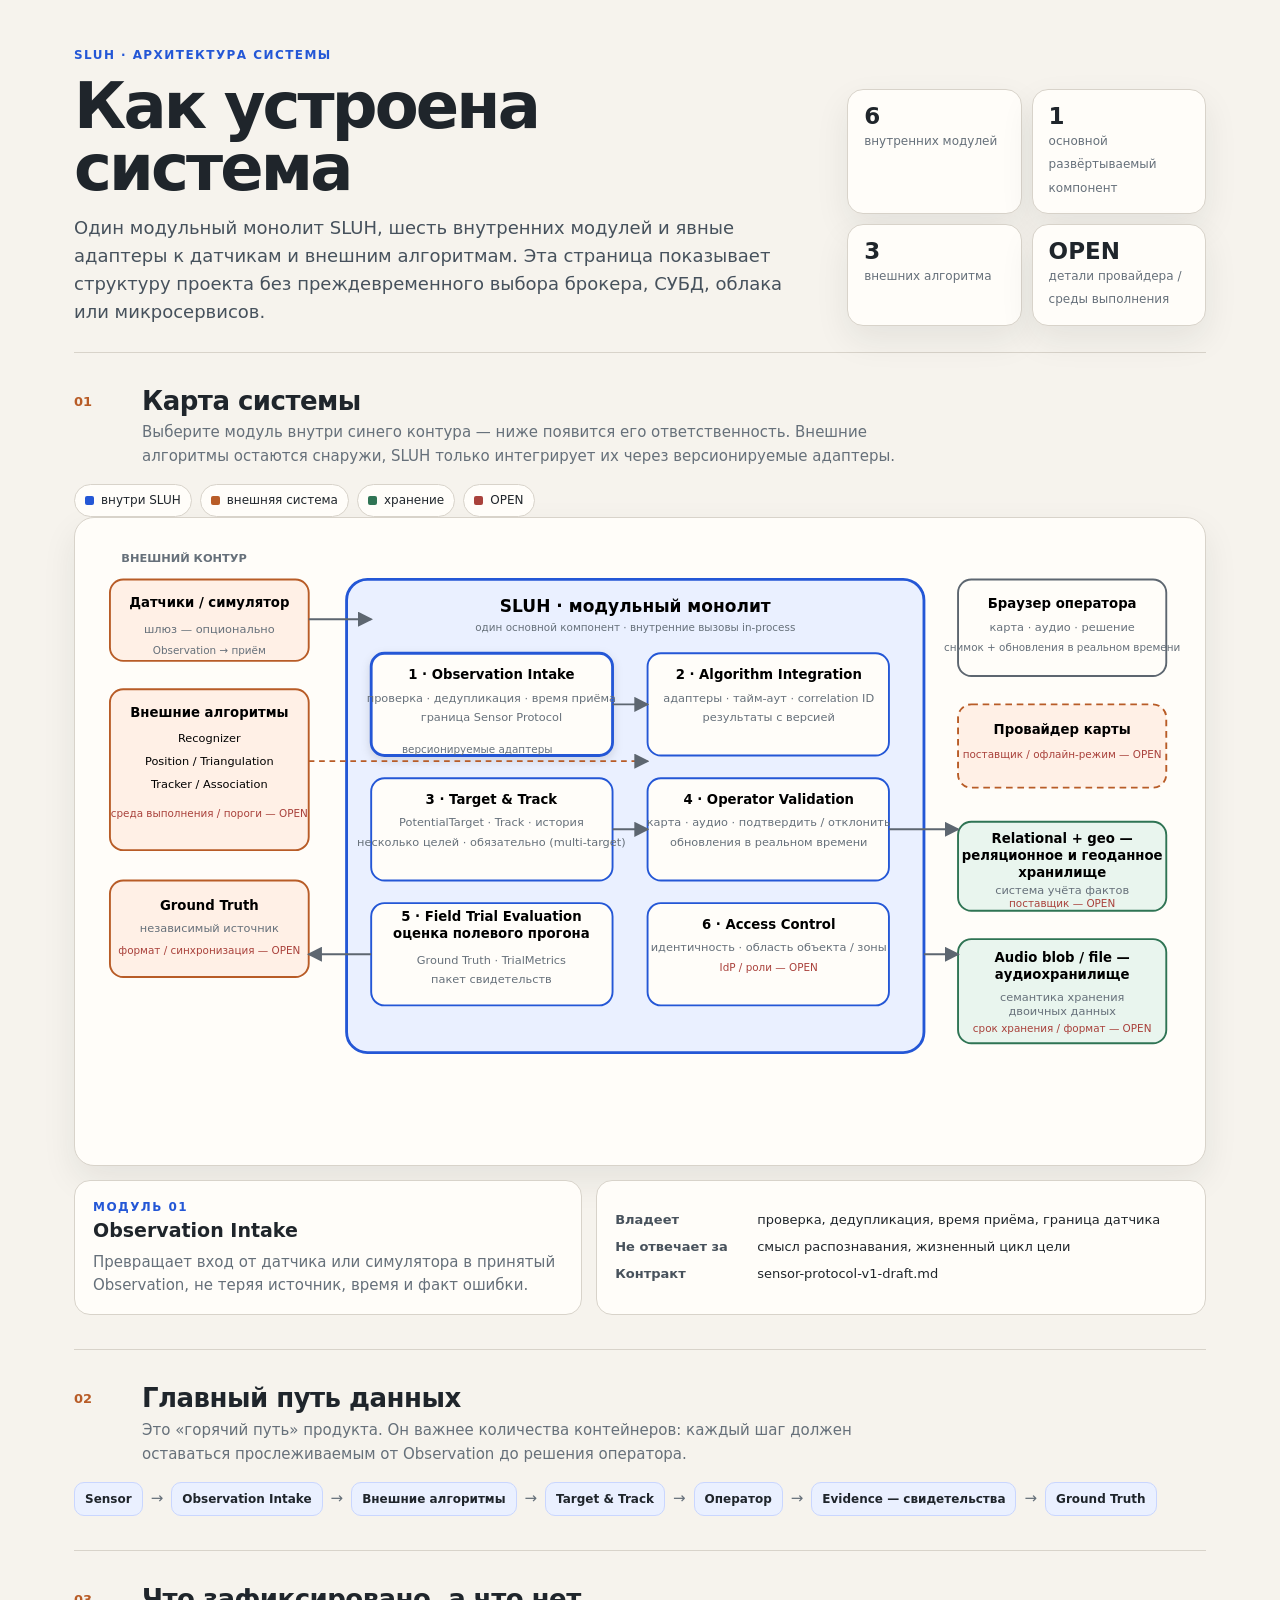
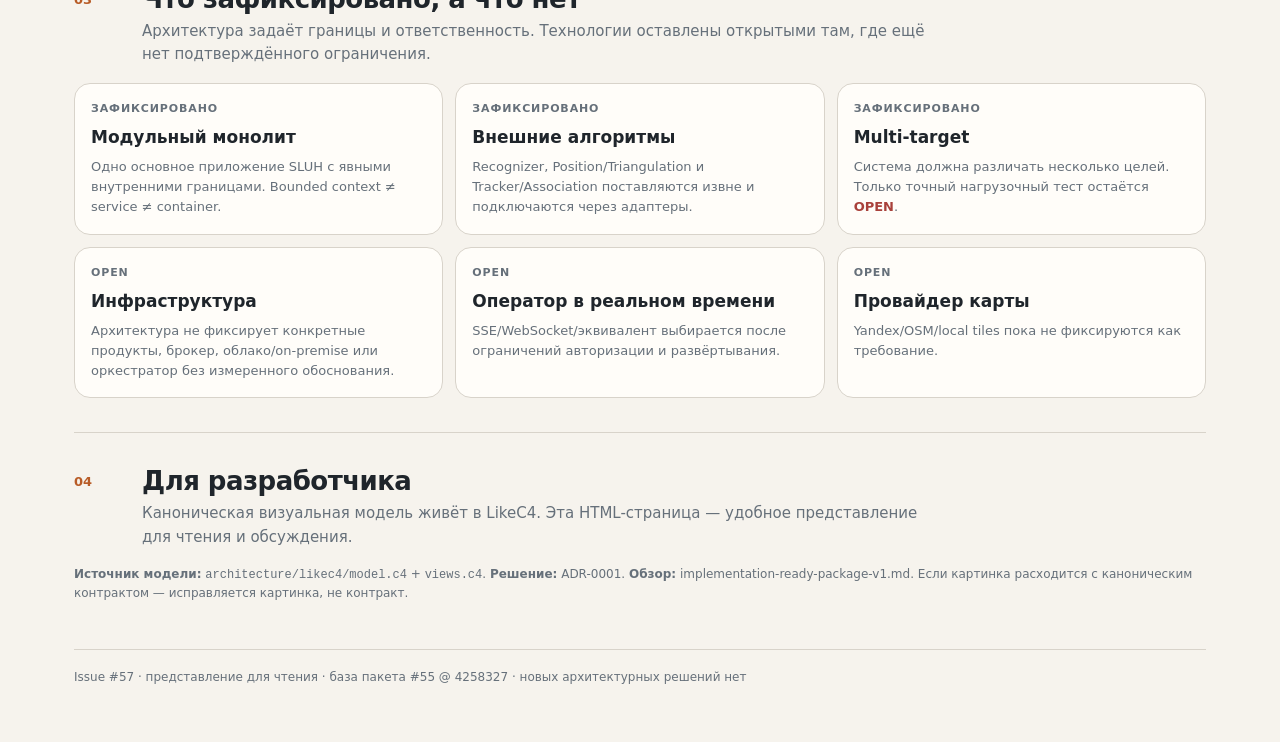
<file: sluh/architecture.html>
<!doctype html>
<html lang="ru">
<head>
<meta charset="utf-8">
<meta name="viewport" content="width=device-width,initial-scale=1">
<title>SLUH — архитектура системы</title>
<style>
:root{
  --bg:#f6f3ed;--paper:#fffdf9;--ink:#1f252b;--muted:#66707a;--line:#d8d3ca;
  --blue:#2457d6;--blue-soft:#eaf0ff;--orange:#b85c27;--orange-soft:#fff0e6;
  --green:#2f7454;--green-soft:#e9f5ee;--red:#a9413b;--red-soft:#fdecea;--shadow:0 14px 34px rgba(28,35,43,.08)
}
*{box-sizing:border-box}
body{margin:0;background:var(--bg);color:var(--ink);font:15px/1.55 Inter,ui-sans-serif,system-ui,-apple-system,"Segoe UI",sans-serif}
.wrap{max-width:1180px;margin:auto;padding:28px 24px 56px}
.hero{display:grid;grid-template-columns:1.35fr .65fr;gap:28px;align-items:end;padding:18px 0 26px;border-bottom:1px solid var(--line)}
.eyebrow{font-size:12px;letter-spacing:.12em;text-transform:uppercase;color:var(--blue);font-weight:800}
h1{font-size:clamp(34px,5vw,64px);line-height:.98;letter-spacing:-.045em;margin:10px 0 14px}
.lede{max-width:760px;font-size:18px;color:#46515c;margin:0}
.meta{display:grid;grid-template-columns:1fr 1fr;gap:10px}
.stat{background:var(--paper);border:1px solid var(--line);border-radius:16px;padding:14px 16px;box-shadow:var(--shadow)}
.stat b{display:block;font-size:23px;line-height:1.1}.stat span{color:var(--muted);font-size:12px}
.section{padding:34px 0;border-bottom:1px solid var(--line)}
.section-head{display:grid;grid-template-columns:54px 1fr;gap:14px;align-items:start;margin-bottom:16px}
.num{font-size:13px;font-weight:900;color:var(--orange);padding-top:5px}
h2{font-size:26px;line-height:1.15;margin:0 0 5px;letter-spacing:-.02em}
.section-head p{margin:0;color:var(--muted);max-width:800px}
.legend{display:flex;flex-wrap:wrap;gap:8px;margin:12px 0 0}
.chip{display:inline-flex;gap:7px;align-items:center;border:1px solid var(--line);border-radius:999px;background:var(--paper);padding:6px 10px;font-size:12px}
.dot{width:9px;height:9px;border-radius:2px}
.diagram{background:var(--paper);border:1px solid var(--line);border-radius:20px;padding:16px;box-shadow:var(--shadow);overflow:auto}
svg{min-width:980px;width:100%;height:auto;display:block}
.node{cursor:pointer;transition:.18s}.node:hover rect,.node.active rect{stroke-width:3;filter:drop-shadow(0 4px 5px rgba(0,0,0,.12))}
.node text{pointer-events:none}
.detail{margin-top:14px;display:grid;grid-template-columns:1fr 1.2fr;gap:14px}
.detail-card,.panel{background:var(--paper);border:1px solid var(--line);border-radius:16px;padding:17px 18px}
.detail-card h3{margin:0 0 5px;font-size:19px}.detail-card p{margin:0;color:var(--muted)}
.kv{display:grid;grid-template-columns:130px 1fr;gap:7px 12px;margin-top:12px;font-size:13px}.kv b{color:#48525c}
.hotpath{display:flex;align-items:center;gap:8px;flex-wrap:wrap;margin-top:12px}
.step{padding:7px 10px;border-radius:10px;background:var(--blue-soft);border:1px solid #c9d6ff;font-size:12px;font-weight:700}
.arr{color:var(--muted)}
.grid{display:grid;grid-template-columns:repeat(3,1fr);gap:12px}
.card{background:var(--paper);border:1px solid var(--line);border-radius:16px;padding:16px}
.card .label{font-size:11px;text-transform:uppercase;letter-spacing:.08em;color:var(--muted);font-weight:800}.card h3{font-size:17px;margin:7px 0}.card p{font-size:13px;color:var(--muted);margin:0}
.open{color:var(--red);font-weight:800}
.sources{font-size:12px;color:var(--muted)}
footer{padding-top:18px;color:var(--muted);font-size:12px}
@media(max-width:820px){.hero{grid-template-columns:1fr}.meta{grid-template-columns:repeat(2,1fr)}.detail{grid-template-columns:1fr}.grid{grid-template-columns:1fr}.wrap{padding:18px 14px 40px}}
</style>
</head>
<body>
<div class="wrap">
<header class="hero">
  <div>
    <div class="eyebrow">SLUH · архитектура системы</div>
    <h1>Как устроена система</h1>
    <p class="lede">Один модульный монолит SLUH, шесть внутренних модулей и явные адаптеры к датчикам и внешним алгоритмам. Эта страница показывает структуру проекта без преждевременного выбора брокера, СУБД, облака или микросервисов.</p>
  </div>
  <div class="meta">
    <div class="stat"><b>6</b><span>внутренних модулей</span></div>
    <div class="stat"><b>1</b><span>основной развёртываемый компонент</span></div>
    <div class="stat"><b>3</b><span>внешних алгоритма</span></div>
    <div class="stat"><b>OPEN</b><span>детали провайдера / среды выполнения</span></div>
  </div>
</header>

<section class="section">
  <div class="section-head">
    <div class="num">01</div>
    <div><h2>Карта системы</h2><p>Выберите модуль внутри синего контура — ниже появится его ответственность. Внешние алгоритмы остаются снаружи, SLUH только интегрирует их через версионируемые адаптеры.</p></div>
  </div>
  <div class="legend">
    <span class="chip"><i class="dot" style="background:var(--blue)"></i> внутри SLUH</span>
    <span class="chip"><i class="dot" style="background:var(--orange)"></i> внешняя система</span>
    <span class="chip"><i class="dot" style="background:var(--green)"></i> хранение</span>
    <span class="chip"><i class="dot" style="background:var(--red)"></i> OPEN</span>
  </div>
  <div class="diagram">
  <svg xmlns="http://www.w3.org/2000/svg" viewBox="0 0 1160 650" role="img" aria-label="Архитектура SLUH">
    <defs>
      <marker id="a" markerWidth="8" markerHeight="8" refX="7" refY="4" orient="auto"><path d="M0 0L8 4L0 8z" fill="#5d6670"/></marker>
    </defs>

    <text x="32" y="30" font-size="12" font-weight="800" fill="#66707a">ВНЕШНИЙ КОНТУР</text>
    <rect x="20" y="48" width="210" height="86" rx="14" fill="#fff0e6" stroke="#b85c27" stroke-width="2"/>
    <text x="125" y="77" text-anchor="middle" font-size="14" font-weight="800">Датчики / симулятор</text>
    <text x="125" y="105" text-anchor="middle" font-size="12" fill="#66707a">шлюз — опционально</text>
    <text x="125" y="127" text-anchor="middle" font-size="11" fill="#66707a">Observation → приём</text>

    <rect x="20" y="164" width="210" height="170" rx="14" fill="#fff0e6" stroke="#b85c27" stroke-width="2"/>
    <text x="125" y="193" text-anchor="middle" font-size="14" font-weight="800">Внешние алгоритмы</text>
    <text x="125" y="220" text-anchor="middle" font-size="12">Recognizer</text>
    <text x="125" y="244" text-anchor="middle" font-size="12">Position / Triangulation</text>
    <text x="125" y="268" text-anchor="middle" font-size="12">Tracker / Association</text>
    <text x="125" y="299" text-anchor="middle" font-size="11" fill="#a9413b">среда выполнения / пороги — OPEN</text>

    <rect x="20" y="366" width="210" height="102" rx="14" fill="#fff0e6" stroke="#b85c27" stroke-width="2"/>
    <text x="125" y="397" text-anchor="middle" font-size="14" font-weight="800">Ground Truth</text>
    <text x="125" y="420" text-anchor="middle" font-size="12" fill="#66707a">независимый источник</text>
    <text x="125" y="444" text-anchor="middle" font-size="11" fill="#a9413b">формат / синхронизация — OPEN</text>

    <rect x="270" y="48" width="610" height="500" rx="22" fill="#eaf0ff" stroke="#2457d6" stroke-width="3"/>
    <text x="575" y="82" text-anchor="middle" font-size="18" font-weight="900">SLUH · модульный монолит</text>
    <text x="575" y="103" text-anchor="middle" font-size="11" fill="#66707a">один основной компонент · внутренние вызовы in-process</text>

    <g class="node active" data-module="intake">
      <rect x="296" y="126" width="255" height="108" rx="14" fill="#fffdf9" stroke="#2457d6" stroke-width="2"/>
      <text x="423" y="153" text-anchor="middle" font-size="14" font-weight="850">1 · Observation Intake</text>
      <text x="423" y="177" text-anchor="middle" font-size="12" fill="#66707a">проверка · дедупликация · время приёма</text>
      <text x="423" y="198" text-anchor="middle" font-size="12" fill="#66707a">граница Sensor Protocol</text>
    </g>
    <g class="node" data-module="algo">
      <rect x="588" y="126" width="255" height="108" rx="14" fill="#fffdf9" stroke="#2457d6" stroke-width="2"/>
      <text x="716" y="153" text-anchor="middle" font-size="14" font-weight="850">2 · Algorithm Integration</text>
      <text x="716" y="177" text-anchor="middle" font-size="12" fill="#66707a">адаптеры · тайм-аут · correlation ID</text>
      <text x="716" y="198" text-anchor="middle" font-size="12" fill="#66707a">результаты с версией</text>
    </g>
    <g class="node" data-module="target">
      <rect x="296" y="258" width="255" height="108" rx="14" fill="#fffdf9" stroke="#2457d6" stroke-width="2"/>
      <text x="423" y="285" text-anchor="middle" font-size="14" font-weight="850">3 · Target &amp; Track</text>
      <text x="423" y="309" text-anchor="middle" font-size="12" fill="#66707a">PotentialTarget · Track · история</text>
      <text x="423" y="330" text-anchor="middle" font-size="12" fill="#66707a">несколько целей · обязательно (multi-target)</text>
    </g>
    <g class="node" data-module="operator">
      <rect x="588" y="258" width="255" height="108" rx="14" fill="#fffdf9" stroke="#2457d6" stroke-width="2"/>
      <text x="716" y="285" text-anchor="middle" font-size="14" font-weight="850">4 · Operator Validation</text>
      <text x="716" y="309" text-anchor="middle" font-size="12" fill="#66707a">карта · аудио · подтвердить / отклонить</text>
      <text x="716" y="330" text-anchor="middle" font-size="12" fill="#66707a">обновления в реальном времени</text>
    </g>
    <g class="node" data-module="trial">
      <rect x="296" y="390" width="255" height="108" rx="14" fill="#fffdf9" stroke="#2457d6" stroke-width="2"/>
      <text x="423" y="409" text-anchor="middle" font-size="14" font-weight="850"><tspan x="423" dy="0">5 · Field Trial Evaluation</tspan><tspan x="423" dy="18">оценка полевого прогона</tspan></text>
      <text x="423" y="454" text-anchor="middle" font-size="12" fill="#66707a">Ground Truth · TrialMetrics</text>
      <text x="423" y="474" text-anchor="middle" font-size="12" fill="#66707a">пакет свидетельств</text>
    </g>
    <g class="node" data-module="access">
      <rect x="588" y="390" width="255" height="108" rx="14" fill="#fffdf9" stroke="#2457d6" stroke-width="2"/>
      <text x="716" y="417" text-anchor="middle" font-size="14" font-weight="850">6 · Access Control</text>
      <text x="716" y="441" text-anchor="middle" font-size="12" fill="#66707a">идентичность · область объекта / зоны</text>
      <text x="716" y="462" text-anchor="middle" font-size="11" fill="#a9413b">IdP / роли — OPEN</text>
    </g>

    <rect x="916" y="48" width="220" height="102" rx="14" fill="#fffdf9" stroke="#5d6670" stroke-width="2"/>
    <text x="1026" y="78" text-anchor="middle" font-size="14" font-weight="800">Браузер оператора</text>
    <text x="1026" y="102" text-anchor="middle" font-size="12" fill="#66707a">карта · аудио · решение</text>
    <text x="1026" y="124" text-anchor="middle" font-size="11" fill="#66707a">снимок + обновления в реальном времени</text>

    <rect x="916" y="180" width="220" height="88" rx="14" fill="#fff0e6" stroke="#b85c27" stroke-width="2" stroke-dasharray="7 5"/>
    <text x="1026" y="211" text-anchor="middle" font-size="14" font-weight="800">Провайдер карты</text>
    <text x="1026" y="237" text-anchor="middle" font-size="11" fill="#a9413b">поставщик / офлайн-режим — OPEN</text>

    <rect x="916" y="304" width="220" height="94" rx="14" fill="#e9f5ee" stroke="#2f7454" stroke-width="2"/>
    <text x="1026" y="326" text-anchor="middle" font-size="14" font-weight="800"><tspan x="1026" dy="0">Relational + geo —</tspan><tspan x="1026" dy="18">реляционное и геоданное</tspan><tspan x="1026" dy="18">хранилище</tspan></text>
    <text x="1026" y="380" text-anchor="middle" font-size="12" fill="#66707a">система учёта фактов</text>
    <text x="1026" y="394" text-anchor="middle" font-size="11" fill="#a9413b">поставщик — OPEN</text>

    <rect x="916" y="428" width="220" height="110" rx="14" fill="#e9f5ee" stroke="#2f7454" stroke-width="2"/>
    <text x="1026" y="452" text-anchor="middle" font-size="14" font-weight="800"><tspan x="1026" dy="0">Audio blob / file —</tspan><tspan x="1026" dy="18">аудиохранилище</tspan></text>
    <text x="1026" y="493" text-anchor="middle" font-size="12" fill="#66707a"><tspan x="1026" dy="0">семантика хранения</tspan><tspan x="1026" dy="15">двоичных данных</tspan></text>
    <text x="1026" y="526" text-anchor="middle" font-size="11" fill="#a9413b">срок хранения / формат — OPEN</text>

    <g stroke="#5d6670" stroke-width="2" fill="none" marker-end="url(#a)">
      <path d="M230 90H296"/>
      <path d="M551 180H588"/>
      <path d="M551 312H588"/>
      <path d="M843 312H916"/>
      <path d="M880 444H916"/>
      <path d="M296 444H230"/>
    </g>
    <path d="M230 240H588" fill="none" stroke="#b85c27" stroke-width="2" stroke-dasharray="6 5" marker-end="url(#a)"/>
    <text x="408" y="231" text-anchor="middle" font-size="11" fill="#66707a">версионируемые адаптеры</text>
  </svg>
  </div>

  <div class="detail">
    <div class="detail-card">
      <div class="eyebrow" id="d-kicker">МОДУЛЬ 01</div>
      <h3 id="d-title">Observation Intake</h3>
      <p id="d-desc">Превращает вход от датчика или симулятора в принятый Observation, не теряя источник, время и факт ошибки.</p>
    </div>
    <div class="panel">
      <div class="kv">
        <b>Владеет</b><span id="d-own">проверка, дедупликация, время приёма, граница датчика</span>
        <b>Не отвечает за</b><span id="d-not">смысл распознавания, жизненный цикл цели</span>
        <b>Контракт</b><span id="d-contract">sensor-protocol-v1-draft.md</span>
      </div>
    </div>
  </div>
</section>

<section class="section">
  <div class="section-head">
    <div class="num">02</div>
    <div><h2>Главный путь данных</h2><p>Это «горячий путь» продукта. Он важнее количества контейнеров: каждый шаг должен оставаться прослеживаемым от Observation до решения оператора.</p></div>
  </div>
  <div class="hotpath">
    <span class="step">Sensor</span><span class="arr">→</span>
    <span class="step">Observation Intake</span><span class="arr">→</span>
    <span class="step">Внешние алгоритмы</span><span class="arr">→</span>
    <span class="step">Target &amp; Track</span><span class="arr">→</span>
    <span class="step">Оператор</span><span class="arr">→</span>
    <span class="step">Evidence — свидетельства</span><span class="arr">→</span>
    <span class="step">Ground Truth</span>
  </div>
</section>

<section class="section">
  <div class="section-head">
    <div class="num">03</div>
    <div><h2>Что зафиксировано, а что нет</h2><p>Архитектура задаёт границы и ответственность. Технологии оставлены открытыми там, где ещё нет подтверждённого ограничения.</p></div>
  </div>
  <div class="grid">
    <div class="card"><div class="label">Зафиксировано</div><h3>Модульный монолит</h3><p>Одно основное приложение SLUH с явными внутренними границами. Bounded context ≠ service ≠ container.</p></div>
    <div class="card"><div class="label">Зафиксировано</div><h3>Внешние алгоритмы</h3><p>Recognizer, Position/Triangulation и Tracker/Association поставляются извне и подключаются через адаптеры.</p></div>
    <div class="card"><div class="label">Зафиксировано</div><h3>Multi-target</h3><p>Система должна различать несколько целей. Только точный нагрузочный тест остаётся <span class="open">OPEN</span>.</p></div>
    <div class="card"><div class="label">OPEN</div><h3>Инфраструктура</h3><p>Архитектура не фиксирует конкретные продукты, брокер, облако/on-premise или оркестратор без измеренного обоснования.</p></div>
    <div class="card"><div class="label">OPEN</div><h3>Оператор в реальном времени</h3><p>SSE/WebSocket/эквивалент выбирается после ограничений авторизации и развёртывания.</p></div>
    <div class="card"><div class="label">OPEN</div><h3>Провайдер карты</h3><p>Yandex/OSM/local tiles пока не фиксируются как требование.</p></div>
  </div>
</section>

<section class="section">
  <div class="section-head">
    <div class="num">04</div>
    <div><h2>Для разработчика</h2><p>Каноническая визуальная модель живёт в LikeC4. Эта HTML-страница — удобное представление для чтения и обсуждения.</p></div>
  </div>
  <p class="sources"><b>Источник модели:</b> <code>architecture/likec4/model.c4</code> + <code>views.c4</code>. <b>Решение:</b> ADR-0001. <b>Обзор:</b> implementation-ready-package-v1.md. Если картинка расходится с каноническим контрактом — исправляется картинка, не контракт.</p>
</section>

<footer>Issue #57 · представление для чтения · база пакета #55 @ 4258327 · новых архитектурных решений нет</footer>
</div>

<script>
const data={
  intake:{k:"МОДУЛЬ 01",t:"Observation Intake",d:"Преобразует вход датчика или симулятора в принятый Observation, сохраняя источник, время и факт ошибки.",o:"проверка, дедупликация, время приёма, граница Sensor Protocol",n:"смысл распознавания, жизненный цикл цели",c:"sensor-protocol-v1-draft.md"},
  algo:{k:"МОДУЛЬ 02",t:"Algorithm Integration",d:"Изолирует SLUH от конкретной реализации внешних алгоритмов и сохраняет версии, correlation ID и тайм-аут.",o:"порты/адаптеры, оркестрация, тайм-аут, correlation ID, версия алгоритма",n:"исследование алгоритмов, переинтерпретация confidence",c:"detection-position-track-v1.md"},
  target:{k:"МОДУЛЬ 03",t:"Target & Track",d:"Поддерживает текущее представление потенциальных целей и историю движения. Multi-target обязателен.",o:"PotentialTarget, Track, TrackPoint, состояние с версией",n:"состояние решения оператора",c:"logical-data-model-v1.md"},
  operator:{k:"МОДУЛЬ 04",t:"Operator Validation",d:"Даёт оператору карту, аудио и подтверждение/отклонение цели, сохраняя решение как отдельный аудируемый факт.",o:"операторское представление, подтвердить/отклонить, OperatorDecision, обновления в реальном времени",n:"изменение жизненного цикла Track",c:"operator-api-auth-realtime-v1.md"},
  trial:{k:"МОДУЛЬ 05",t:"Field Trial Evaluation — оценка полевого прогона",d:"Связывает системные свидетельства с независимым Ground Truth и делает результат полевого прогона воспроизводимым.",o:"FieldTrialRun, связи с GroundTruth, TrialMetrics",n:"рендеринг среды выполнения",c:"implementation-ready-package-v1.md"},
  access:{k:"МОДУЛЬ 06",t:"Access Control",d:"Гарантирует, что оператор видит и изменяет только разрешённый объект или зону.",o:"идентичность, AccessGrant, авторизация объекта/зоны",n:"конкретный IdP и административный процесс — OPEN",c:"operator-api-auth-realtime-v1.md"}
};
document.querySelectorAll(".node").forEach(n=>n.addEventListener("click",()=>{
  document.querySelectorAll(".node").forEach(x=>x.classList.remove("active")); n.classList.add("active");
  const d=data[n.dataset.module];
  document.getElementById("d-kicker").textContent=d.k;
  document.getElementById("d-title").textContent=d.t;
  document.getElementById("d-desc").textContent=d.d;
  document.getElementById("d-own").textContent=d.o;
  document.getElementById("d-not").textContent=d.n;
  document.getElementById("d-contract").textContent=d.c;
}));
</script>
</body>
</html>
</file>
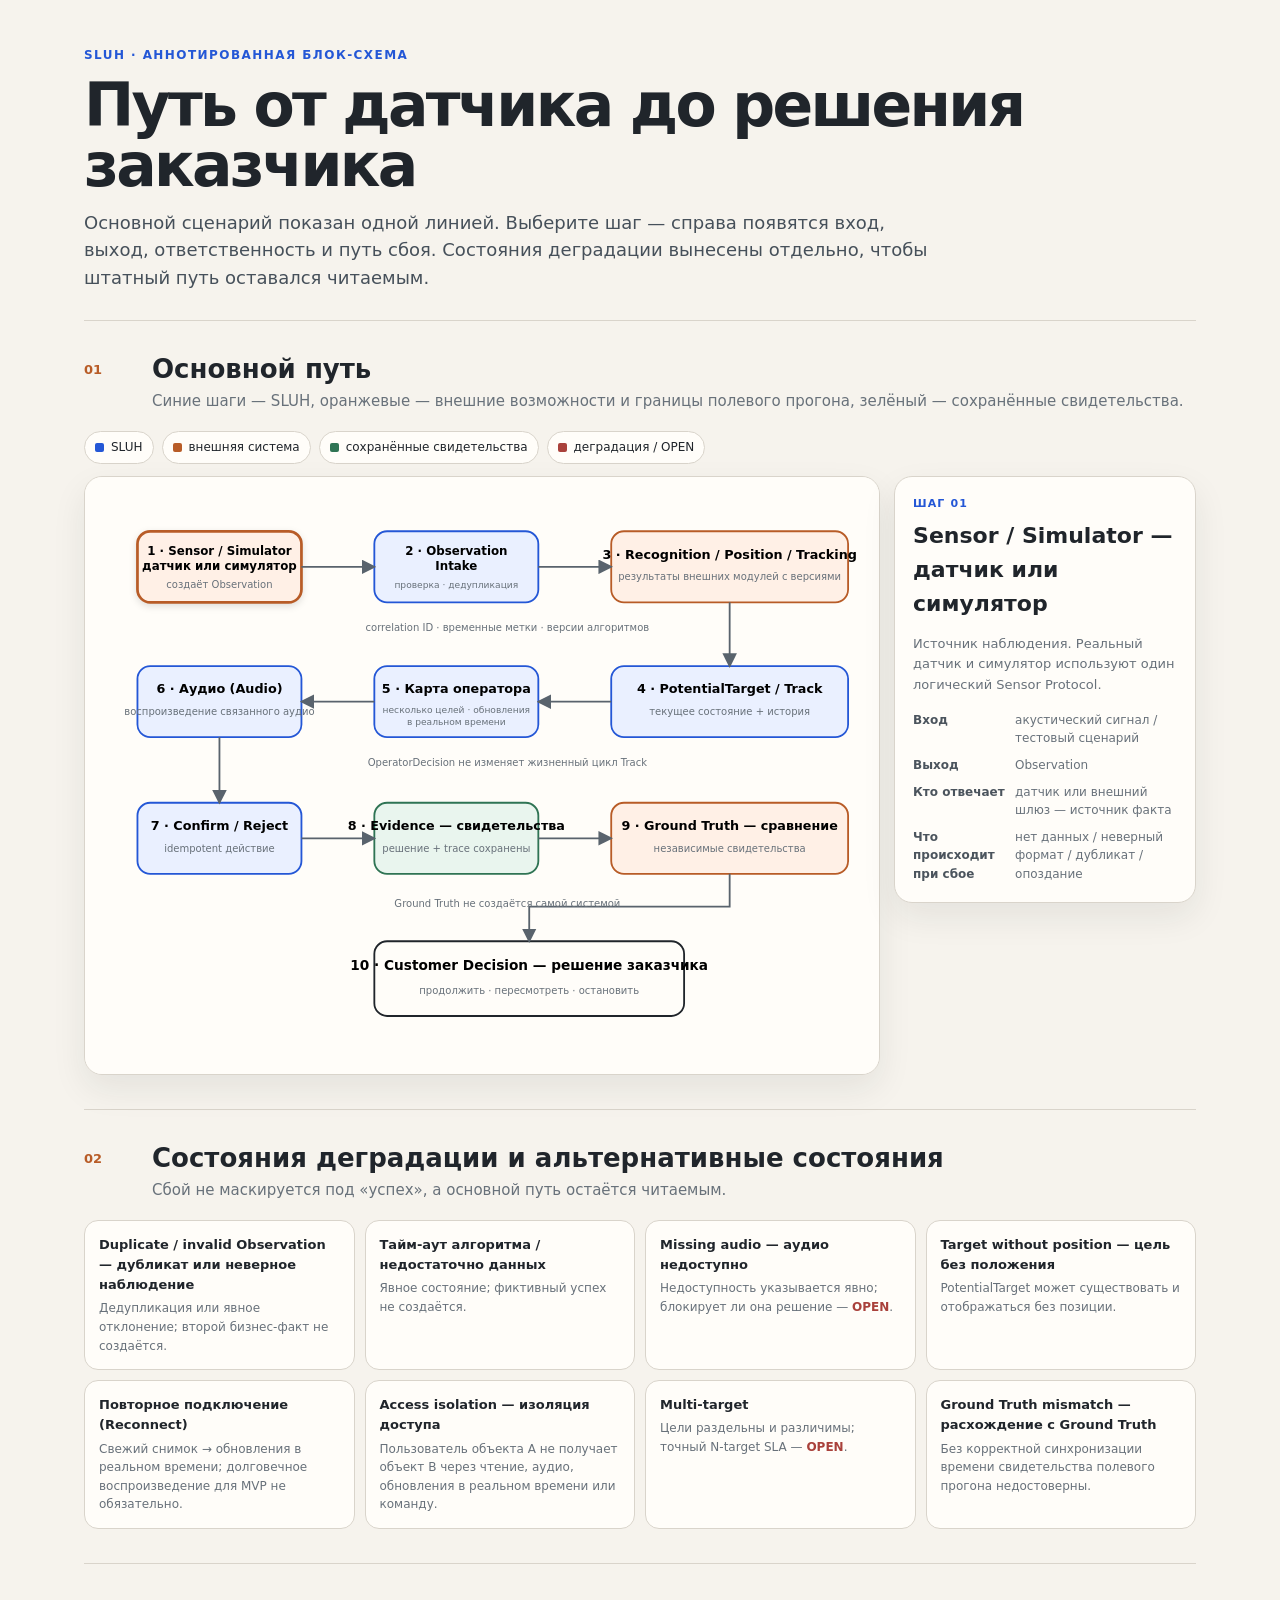
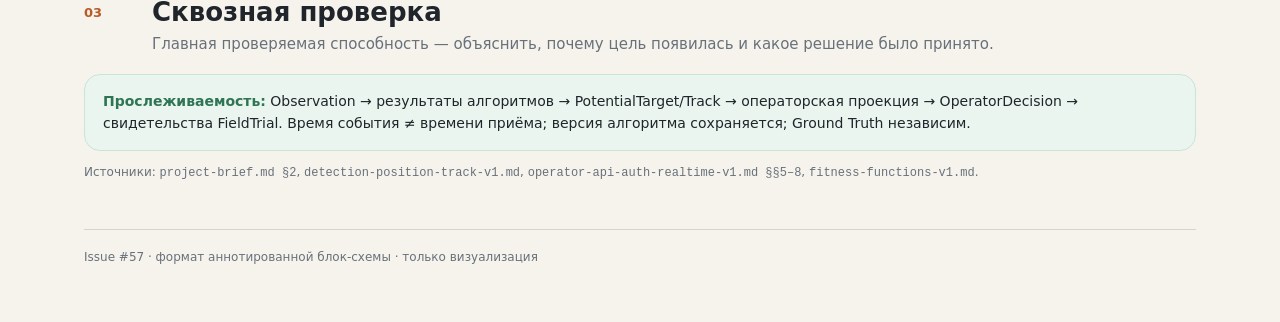
<file: sluh/e2e-flow.html>
<!doctype html>
<html lang="ru">
<head>
<meta charset="utf-8">
<meta name="viewport" content="width=device-width,initial-scale=1">
<title>SLUH — E2E поток</title>
<style>
:root{--bg:#f6f3ed;--paper:#fffdf9;--ink:#20252b;--muted:#68717a;--line:#d9d4cb;--blue:#2457d6;--blue-soft:#eaf0ff;--orange:#b85c27;--orange-soft:#fff0e6;--green:#2f7454;--green-soft:#e9f5ee;--red:#a9413b;--shadow:0 14px 34px rgba(30,36,44,.08)}
*{box-sizing:border-box}body{margin:0;background:var(--bg);color:var(--ink);font:15px/1.55 Inter,ui-sans-serif,system-ui,-apple-system,"Segoe UI",sans-serif}
.wrap{max-width:1160px;margin:auto;padding:28px 24px 56px}.hero{padding:18px 0 28px;border-bottom:1px solid var(--line)}.eyebrow{font-size:12px;text-transform:uppercase;letter-spacing:.12em;color:var(--blue);font-weight:850}
h1{font-size:clamp(34px,5vw,60px);line-height:1;letter-spacing:-.045em;margin:10px 0 14px}.lede{margin:0;color:#46505a;font-size:18px;max-width:860px}
.section{padding:34px 0;border-bottom:1px solid var(--line)}.section-head{display:grid;grid-template-columns:54px 1fr;gap:14px;margin-bottom:18px}.num{font-size:13px;color:var(--orange);font-weight:900;padding-top:5px}h2{font-size:26px;line-height:1.15;margin:0 0 5px}.section-head p{margin:0;color:var(--muted)}
.layout{display:grid;grid-template-columns:minmax(0,1.45fr) minmax(290px,.55fr);gap:14px}.flowbox,.detail{background:var(--paper);border:1px solid var(--line);border-radius:18px;box-shadow:var(--shadow)}
.flowbox{padding:16px;overflow:auto}.detail{padding:18px;align-self:start;position:sticky;top:14px}.detail .kicker{font-size:11px;text-transform:uppercase;letter-spacing:.1em;color:var(--blue);font-weight:850}.detail h3{font-size:22px;margin:7px 0}.detail p{color:var(--muted);font-size:13px}.detail dl{display:grid;grid-template-columns:92px 1fr;gap:8px 10px;font-size:12px;margin:16px 0 0}.detail dt{font-weight:850;color:#4b545d}.detail dd{margin:0;color:var(--muted)}
svg{min-width:820px;width:100%;height:auto;display:block}.step{cursor:pointer}.step rect{transition:.16s}.step:hover rect,.step.active rect{stroke-width:3;filter:drop-shadow(0 3px 4px rgba(0,0,0,.12))}.step text{pointer-events:none}
.legend{display:flex;flex-wrap:wrap;gap:8px;margin:12px 0}.chip{display:inline-flex;gap:7px;align-items:center;border:1px solid var(--line);border-radius:999px;background:var(--paper);padding:6px 10px;font-size:12px}.dot{width:9px;height:9px;border-radius:2px}
.grid{display:grid;grid-template-columns:repeat(4,1fr);gap:10px}.alt{background:var(--paper);border:1px solid var(--line);border-radius:14px;padding:14px}.alt b{display:block;margin-bottom:4px;font-size:13px}.alt p{font-size:12px;color:var(--muted);margin:0}.open{color:var(--red);font-weight:800}
.trace{background:var(--green-soft);border:1px solid #c8e5d5;border-radius:16px;padding:16px 18px;font-size:14px}.trace b{color:var(--green)}.src{font-size:12px;color:var(--muted)}footer{padding-top:18px;color:var(--muted);font-size:12px}
@media(max-width:900px){.layout{grid-template-columns:1fr}.detail{position:static}.grid{grid-template-columns:1fr 1fr}.wrap{padding:18px 14px 42px}}@media(max-width:560px){.grid{grid-template-columns:1fr}}
</style>
</head>
<body>
<div class="wrap">
<header class="hero">
<div class="eyebrow">SLUH · аннотированная блок-схема</div>
<h1>Путь от датчика до решения заказчика</h1>
<p class="lede">Основной сценарий показан одной линией. Выберите шаг — справа появятся вход, выход, ответственность и путь сбоя. Состояния деградации вынесены отдельно, чтобы штатный путь оставался читаемым.</p>
</header>

<section class="section">
<div class="section-head"><div class="num">01</div><div><h2>Основной путь</h2><p>Синие шаги — SLUH, оранжевые — внешние возможности и границы полевого прогона, зелёный — сохранённые свидетельства.</p></div></div>
<div class="legend"><span class="chip"><i class="dot" style="background:var(--blue)"></i> SLUH</span><span class="chip"><i class="dot" style="background:var(--orange)"></i> внешняя система</span><span class="chip"><i class="dot" style="background:var(--green)"></i> сохранённые свидетельства</span><span class="chip"><i class="dot" style="background:var(--red)"></i> деградация / OPEN</span></div>
<div class="layout">
<div class="flowbox">
<svg xmlns="http://www.w3.org/2000/svg" viewBox="0 0 900 620" role="img" aria-label="E2E поток SLUH">
<defs><marker id="a" markerWidth="8" markerHeight="8" refX="7" refY="4" orient="auto"><path d="M0 0L8 4L0 8z" fill="#59636d"/></marker></defs>
<g class="step active" data-step="sensor"><rect x="40" y="42" width="180" height="78" rx="14" fill="#fff0e6" stroke="#b85c27" stroke-width="2"/><text x="130" y="68" text-anchor="middle" font-size="13" font-weight="850"><tspan x="130" dy="0">1 · Sensor / Simulator</tspan><tspan x="130" dy="17">датчик или симулятор</tspan></text><text x="130" y="104" text-anchor="middle" font-size="11" fill="#68717a">создаёт Observation</text></g>
<g class="step" data-step="intake"><rect x="300" y="42" width="180" height="78" rx="14" fill="#eaf0ff" stroke="#2457d6" stroke-width="2"/><text x="390" y="68" text-anchor="middle" font-size="13" font-weight="850"><tspan x="390" dy="0">2 · Observation</tspan><tspan x="390" dy="17">Intake</tspan></text><text x="390" y="104" text-anchor="middle" font-size="10" fill="#68717a">проверка · дедупликация</text></g>
<g class="step" data-step="algo"><rect x="560" y="42" width="260" height="78" rx="14" fill="#fff0e6" stroke="#b85c27" stroke-width="2"/><text x="690" y="72" text-anchor="middle" font-size="14" font-weight="850">3 · Recognition / Position / Tracking</text><text x="690" y="96" text-anchor="middle" font-size="11" fill="#68717a">результаты внешних модулей с версиями</text></g>
<g stroke="#59636d" stroke-width="2" fill="none" marker-end="url(#a)"><path d="M220 81H300"/><path d="M480 81H560"/></g>

<g class="step" data-step="target"><rect x="560" y="190" width="260" height="78" rx="14" fill="#eaf0ff" stroke="#2457d6" stroke-width="2"/><text x="690" y="220" text-anchor="middle" font-size="14" font-weight="850">4 · PotentialTarget / Track</text><text x="690" y="244" text-anchor="middle" font-size="11" fill="#68717a">текущее состояние + история</text></g>
<g class="step" data-step="map"><rect x="300" y="190" width="180" height="78" rx="14" fill="#eaf0ff" stroke="#2457d6" stroke-width="2"/><text x="390" y="220" text-anchor="middle" font-size="14" font-weight="850">5 · Карта оператора</text><text x="390" y="242" text-anchor="middle" font-size="10" fill="#68717a"><tspan x="390" dy="0">несколько целей · обновления</tspan><tspan x="390" dy="13">в реальном времени</tspan></text></g>
<g class="step" data-step="audio"><rect x="40" y="190" width="180" height="78" rx="14" fill="#eaf0ff" stroke="#2457d6" stroke-width="2"/><text x="130" y="220" text-anchor="middle" font-size="14" font-weight="850">6 · Аудио (Audio)</text><text x="130" y="244" text-anchor="middle" font-size="11" fill="#68717a">воспроизведение связанного аудио</text></g>
<g stroke="#59636d" stroke-width="2" fill="none" marker-end="url(#a)"><path d="M690 120V190"/><path d="M560 229H480"/><path d="M300 229H220"/></g>

<g class="step" data-step="decision"><rect x="40" y="340" width="180" height="78" rx="14" fill="#eaf0ff" stroke="#2457d6" stroke-width="2"/><text x="130" y="370" text-anchor="middle" font-size="14" font-weight="850">7 · Confirm / Reject</text><text x="130" y="394" text-anchor="middle" font-size="11" fill="#68717a">idempotent действие</text></g>
<g class="step" data-step="evidence"><rect x="300" y="340" width="180" height="78" rx="14" fill="#e9f5ee" stroke="#2f7454" stroke-width="2"/><text x="390" y="370" text-anchor="middle" font-size="14" font-weight="850">8 · Evidence — свидетельства</text><text x="390" y="394" text-anchor="middle" font-size="11" fill="#68717a">решение + trace сохранены</text></g>
<g class="step" data-step="gt"><rect x="560" y="340" width="260" height="78" rx="14" fill="#fff0e6" stroke="#b85c27" stroke-width="2"/><text x="690" y="370" text-anchor="middle" font-size="14" font-weight="850">9 · Ground Truth — сравнение</text><text x="690" y="394" text-anchor="middle" font-size="11" fill="#68717a">независимые свидетельства</text></g>
<g stroke="#59636d" stroke-width="2" fill="none" marker-end="url(#a)"><path d="M130 268V340"/><path d="M220 379H300"/><path d="M480 379H560"/></g>

<g class="step" data-step="customer"><rect x="300" y="492" width="340" height="82" rx="14" fill="#fffdf9" stroke="#20252b" stroke-width="2"/><text x="470" y="524" text-anchor="middle" font-size="15" font-weight="900">10 · Customer Decision — решение заказчика</text><text x="470" y="550" text-anchor="middle" font-size="11" fill="#68717a">продолжить · пересмотреть · остановить</text></g>
<path d="M690 418V454H470V492" fill="none" stroke="#59636d" stroke-width="2" marker-end="url(#a)"/>
<text x="446" y="151" text-anchor="middle" font-size="11" fill="#68717a">correlation ID · временные метки · версии алгоритмов</text>
<text x="446" y="300" text-anchor="middle" font-size="11" fill="#68717a">OperatorDecision не изменяет жизненный цикл Track</text>
<text x="446" y="454" text-anchor="middle" font-size="11" fill="#68717a">Ground Truth не создаётся самой системой</text>
</svg>
</div>
<aside class="detail">
<div class="kicker" id="k">ШАГ 01</div><h3 id="t">Sensor / Simulator — датчик или симулятор</h3><p id="d">Источник наблюдения. Реальный датчик и симулятор используют один логический Sensor Protocol.</p>
<dl><dt>Вход</dt><dd id="i">акустический сигнал / тестовый сценарий</dd><dt>Выход</dt><dd id="o">Observation</dd><dt>Кто отвечает</dt><dd id="r">датчик или внешний шлюз — источник факта</dd><dt>Что происходит при сбое</dt><dd id="f">нет данных / неверный формат / дубликат / опоздание</dd></dl>
</aside>
</div>
</section>

<section class="section">
<div class="section-head"><div class="num">02</div><div><h2>Состояния деградации и альтернативные состояния</h2><p>Сбой не маскируется под «успех», а основной путь остаётся читаемым.</p></div></div>
<div class="grid">
<div class="alt"><b>Duplicate / invalid Observation — дубликат или неверное наблюдение</b><p>Дедупликация или явное отклонение; второй бизнес-факт не создаётся.</p></div>
<div class="alt"><b>Тайм-аут алгоритма / недостаточно данных</b><p>Явное состояние; фиктивный успех не создаётся.</p></div>
<div class="alt"><b>Missing audio — аудио недоступно</b><p>Недоступность указывается явно; блокирует ли она решение — <span class="open">OPEN</span>.</p></div>
<div class="alt"><b>Target without position — цель без положения</b><p>PotentialTarget может существовать и отображаться без позиции.</p></div>
<div class="alt"><b>Повторное подключение (Reconnect)</b><p>Свежий снимок → обновления в реальном времени; долговечное воспроизведение для MVP не обязательно.</p></div>
<div class="alt"><b>Access isolation — изоляция доступа</b><p>Пользователь объекта A не получает объект B через чтение, аудио, обновления в реальном времени или команду.</p></div>
<div class="alt"><b>Multi-target</b><p>Цели раздельны и различимы; точный N-target SLA — <span class="open">OPEN</span>.</p></div>
<div class="alt"><b>Ground Truth mismatch — расхождение с Ground Truth</b><p>Без корректной синхронизации времени свидетельства полевого прогона недостоверны.</p></div>
</div>
</section>

<section class="section">
<div class="section-head"><div class="num">03</div><div><h2>Сквозная проверка</h2><p>Главная проверяемая способность — объяснить, почему цель появилась и какое решение было принято.</p></div></div>
<div class="trace"><b>Прослеживаемость:</b> Observation → результаты алгоритмов → PotentialTarget/Track → операторская проекция → OperatorDecision → свидетельства FieldTrial. Время события ≠ времени приёма; версия алгоритма сохраняется; Ground Truth независим.</div>
<p class="src">Источники: <code>project-brief.md §2</code>, <code>detection-position-track-v1.md</code>, <code>operator-api-auth-realtime-v1.md §§5–8</code>, <code>fitness-functions-v1.md</code>.</p>
</section>
<footer>Issue #57 · формат аннотированной блок-схемы · только визуализация</footer>
</div>

<script>
const steps={
sensor:["ШАГ 01","Sensor / Simulator — датчик или симулятор","Источник наблюдения. Реальный датчик и симулятор используют один логический Sensor Protocol.","акустический сигнал / синтетический тестовый сценарий","Observation","датчик или внешний шлюз — источник факта","нет данных / неверный формат / дубликат / опоздание"],
intake:["ШАГ 02","Observation Intake","Проверяет вход, дедуплицирует и фиксирует время приёма отдельно от времени события.","вход в форме Observation","принятый / отклонённый / дублирующий Observation","SLUH Observation Intake","неверные данные / дубликат / опоздание"],
algo:["ШАГ 03","Внешние алгоритмы","Recognizer, Position/Triangulation и Tracker/Association возвращают версионируемые результаты через адаптеры.","принятый Observation / связанные входы","RecognitionResult / PositionEstimate / AssociationResult","внешние команды + адаптеры SLUH","тайм-аут / недостаточно данных / ошибка"],
target:["ШАГ 04","PotentialTarget / Track","SLUH поддерживает текущее состояние цели и историю движения. Multi-target обязателен.","принятые результаты с версиями","PotentialTarget + Track + история","модуль Target & Track","нет положения / устарело / конфликт порядка"],
map:["ШАГ 05","Карта оператора","Оператор видит авторизованное текущее состояние нескольких целей и флаги деградации.","авторизованная проекция","карта + текущее состояние","Operator Validation + Access Control","повторное подключение / нет доступа / устарело"],
audio:["ШАГ 06","Аудио (Audio)","Оператор слушает связанный фрагмент, если он доступен.","AudioReference","воспроизведение или явная недоступность","Operator Validation + хранилище","аудио отсутствует / недоступно"],
decision:["ШАГ 07","Подтвердить / отклонить (Confirm / Reject)","Решение относится к PotentialTarget и сохраняется отдельно от жизненного цикла Track.","targetId + action + idempotencyKey","OperatorDecision","оператор + аудит SLUH","повторная попытка / конфликт решения"],
evidence:["ШАГ 08","Сохранённые свидетельства","Трассировка сохраняет версии, времена и связи для последующего объяснения результата.","ссылки на Observation, результаты, цель и решение","набор свидетельств с версиями","SLUH / Field Trial Evaluation — оценка полевого прогона","нет correlation ID / версии"],
gt:["ШАГ 09","Ground Truth — сравнение","Системный результат сопоставляется с независимым Ground Truth.","свидетельства + independent GT","TrialMetrics","Field Trial Evaluation — оценка полевого прогона + источник Ground Truth","синхронизация времени / расхождение происхождения"],
customer:["ШАГ 10","Customer Decision — решение заказчика","Заказчик принимает формальное решение по воспроизводимым свидетельствам.","TrialMetrics + пакет свидетельств","продолжить / пересмотреть / остановить","уполномоченный представитель заказчика","пороги / полномочия не согласованы"]
};
document.querySelectorAll(".step").forEach(n=>n.addEventListener("click",()=>{document.querySelectorAll(".step").forEach(x=>x.classList.remove("active"));n.classList.add("active");const s=steps[n.dataset.step],ids=["k","t","d","i","o","r","f"];ids.forEach((id,i)=>document.getElementById(id).textContent=s[i]);}));
</script>
</body>
</html>
</file>
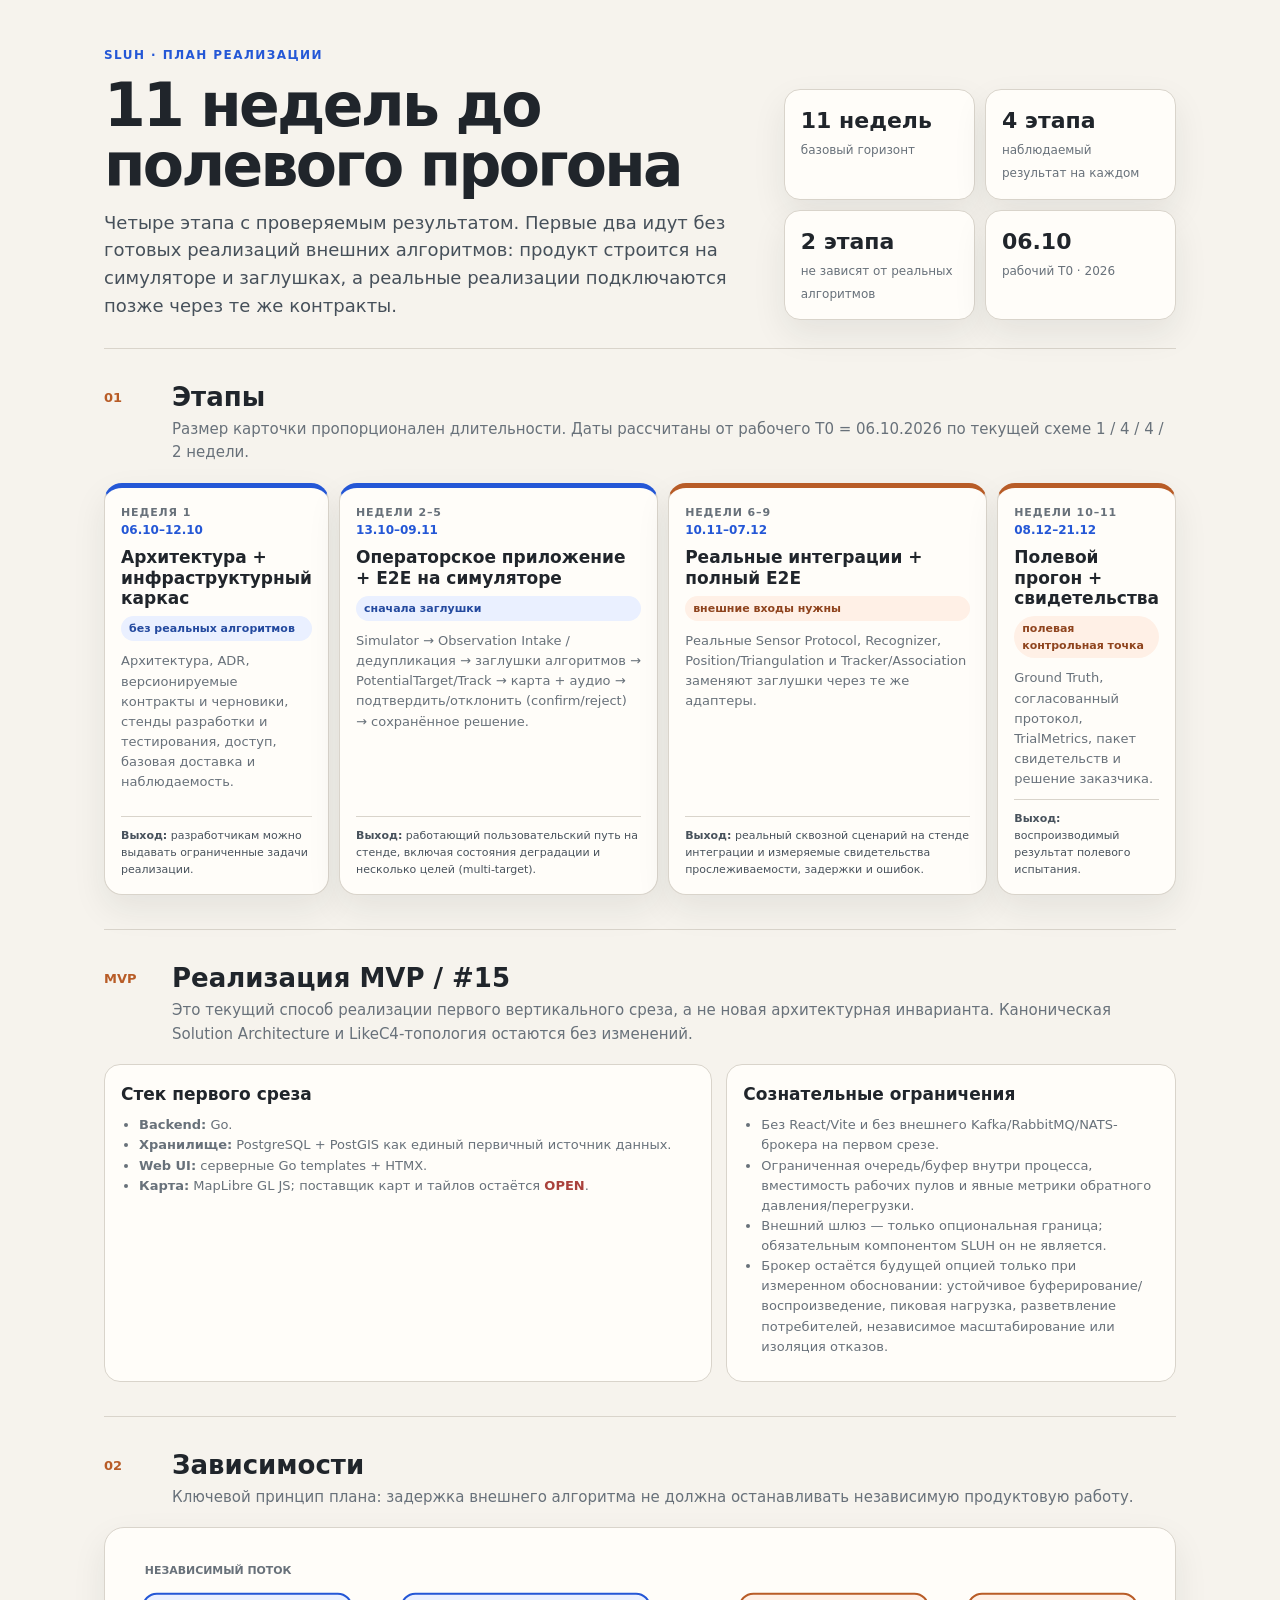
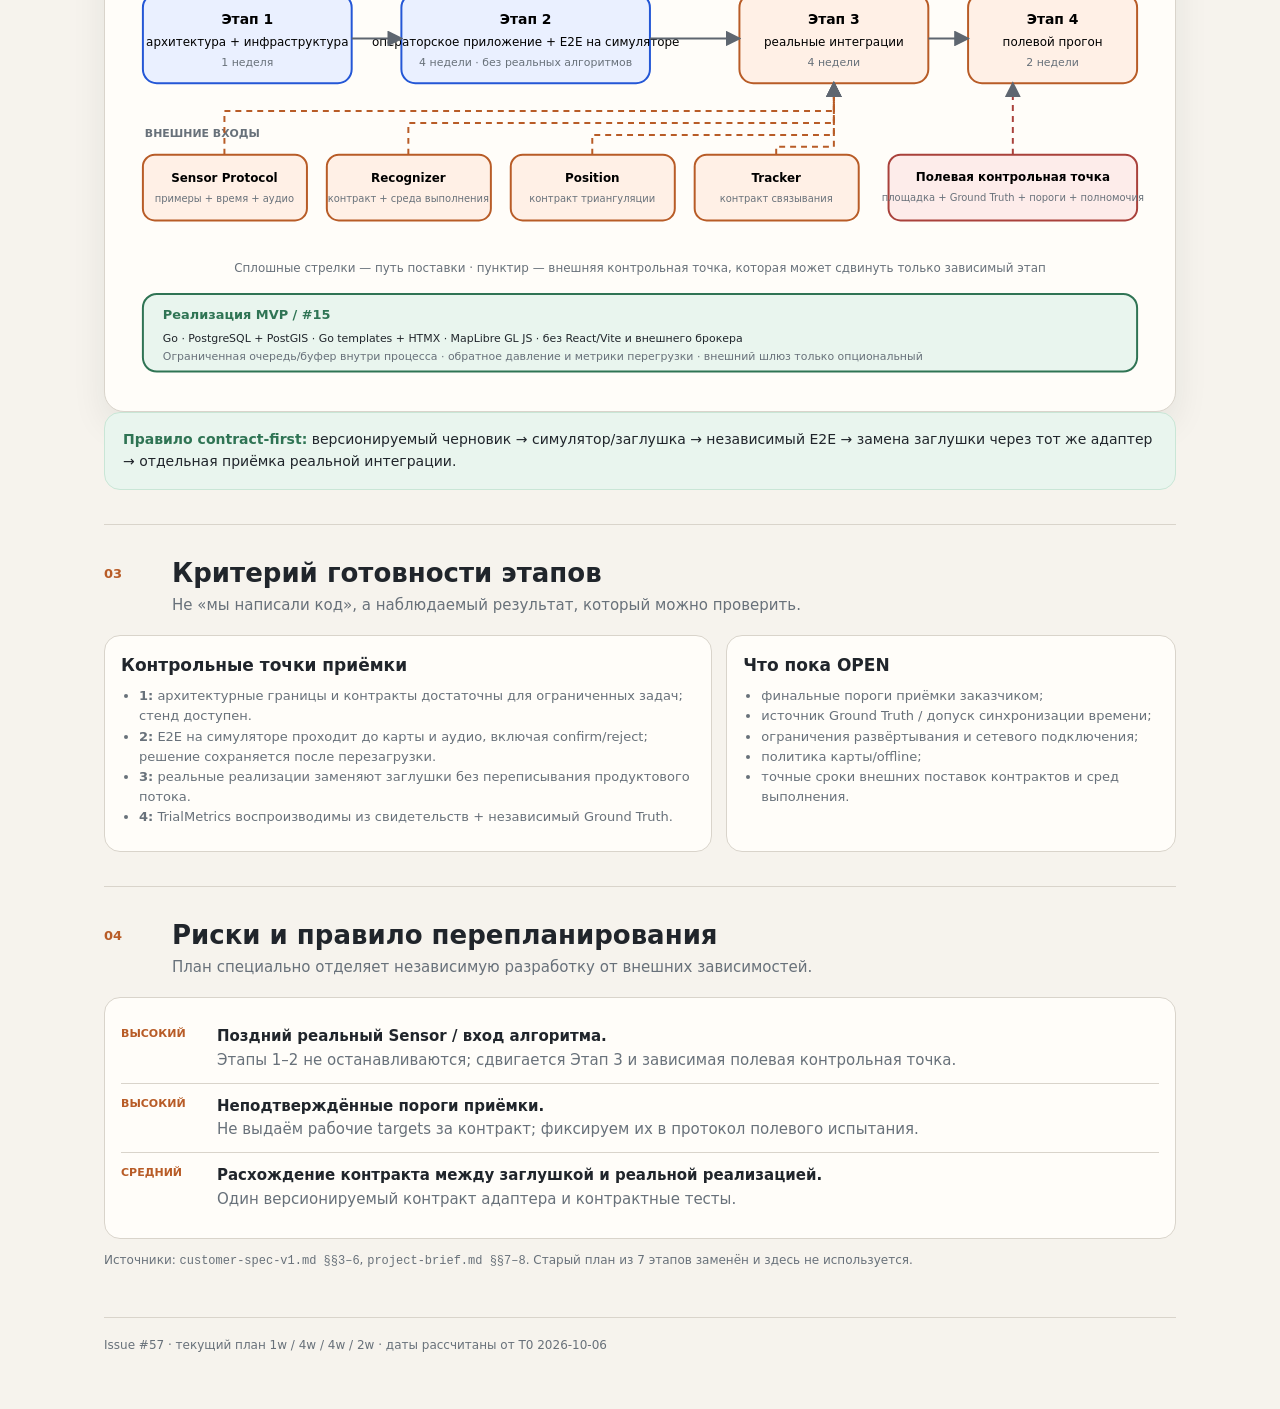
<file: sluh/implementation-plan.html>
<!doctype html>
<html lang="ru">
<head>
<meta charset="utf-8">
<meta name="viewport" content="width=device-width,initial-scale=1">
<title>SLUH — план реализации</title>
<style>
:root{--bg:#f6f3ed;--paper:#fffdf9;--ink:#20252b;--muted:#68717a;--line:#d9d4cb;--blue:#2457d6;--blue-soft:#eaf0ff;--orange:#b85c27;--orange-soft:#fff0e6;--green:#2f7454;--green-soft:#e9f5ee;--red:#a9413b;--red-soft:#fdecea;--shadow:0 14px 34px rgba(30,36,44,.08)}
*{box-sizing:border-box}body{margin:0;background:var(--bg);color:var(--ink);font:15px/1.55 Inter,ui-sans-serif,system-ui,-apple-system,"Segoe UI",sans-serif}
.wrap{max-width:1120px;margin:auto;padding:28px 24px 56px}.hero{display:grid;grid-template-columns:1.25fr .75fr;gap:26px;align-items:end;padding:18px 0 28px;border-bottom:1px solid var(--line)}
.eyebrow{font-size:12px;text-transform:uppercase;letter-spacing:.12em;color:var(--blue);font-weight:850}h1{font-size:clamp(34px,5vw,60px);line-height:1;letter-spacing:-.045em;margin:10px 0 14px}.lede{margin:0;color:#46505a;font-size:18px;max-width:720px}
.metrics{display:grid;grid-template-columns:1fr 1fr;gap:10px}.metric{background:var(--paper);border:1px solid var(--line);border-radius:16px;padding:14px 16px;box-shadow:var(--shadow)}.metric b{display:block;font-size:22px}.metric span{font-size:12px;color:var(--muted)}
.section{padding:34px 0;border-bottom:1px solid var(--line)}.section-head{display:grid;grid-template-columns:54px 1fr;gap:14px;margin-bottom:18px}.num{font-size:13px;color:var(--orange);font-weight:900;padding-top:5px}h2{font-size:26px;line-height:1.15;margin:0 0 5px}.section-head p{margin:0;color:var(--muted)}
.timeline{display:grid;grid-template-columns:1fr 4fr 4fr 2fr;gap:10px}.mile{min-height:230px;border-radius:18px;border:1px solid var(--line);background:var(--paper);padding:16px;position:relative;display:flex;flex-direction:column;box-shadow:var(--shadow)}.mile.free{border-top:5px solid var(--blue)}.mile.gated{border-top:5px solid var(--orange)}
.week{font-size:11px;font-weight:850;color:var(--muted);text-transform:uppercase;letter-spacing:.08em}.mile h3{font-size:17px;line-height:1.2;margin:8px 0}.dates{font-size:12px;color:var(--blue);font-weight:800}.mile p{font-size:13px;color:var(--muted);margin:10px 0}.tag{display:inline-block;padding:4px 8px;border-radius:999px;font-size:11px;font-weight:800;background:var(--blue-soft);color:#244a9f}.gated .tag{background:var(--orange-soft);color:#8f441e}.gate{margin-top:auto;border-top:1px solid var(--line);padding-top:10px;font-size:11px;color:#48525c}
.flow{background:var(--paper);border:1px solid var(--line);border-radius:20px;padding:18px;box-shadow:var(--shadow);overflow:auto}svg{min-width:900px;width:100%;height:auto;display:block}
.split{display:grid;grid-template-columns:1.15fr .85fr;gap:14px}.card{background:var(--paper);border:1px solid var(--line);border-radius:16px;padding:16px}.card h3{margin:0 0 8px;font-size:17px}.card p,.card li{font-size:13px;color:var(--muted)}.card ul{padding-left:18px;margin:8px 0}.risk{display:grid;grid-template-columns:86px 1fr;gap:10px;padding:11px 0;border-top:1px solid var(--line)}.risk:first-of-type{border-top:0}.sev{font-size:11px;font-weight:900;color:var(--orange)}
.rule{padding:16px 18px;border-radius:16px;background:var(--green-soft);border:1px solid #c9e6d6;font-size:14px}.rule b{color:var(--green)}
.open{color:var(--red);font-weight:800}.src{font-size:12px;color:var(--muted)}footer{padding-top:18px;font-size:12px;color:var(--muted)}
@media(max-width:900px){.hero{grid-template-columns:1fr}.timeline{grid-template-columns:1fr}.mile{min-height:0}.gate{position:static;margin-top:12px}.split{grid-template-columns:1fr}.wrap{padding:18px 14px 42px}}
</style>
</head>
<body>
<div class="wrap">
<header class="hero">
  <div>
    <div class="eyebrow">SLUH · план реализации</div>
    <h1>11 недель до полевого прогона</h1>
    <p class="lede">Четыре этапа с проверяемым результатом. Первые два идут без готовых реализаций внешних алгоритмов: продукт строится на симуляторе и заглушках, а реальные реализации подключаются позже через те же контракты.</p>
  </div>
  <div class="metrics">
    <div class="metric"><b>11 недель</b><span>базовый горизонт</span></div>
    <div class="metric"><b>4 этапа</b><span>наблюдаемый результат на каждом</span></div>
    <div class="metric"><b>2 этапа</b><span>не зависят от реальных алгоритмов</span></div>
    <div class="metric"><b>06.10</b><span>рабочий T0 · 2026</span></div>
  </div>
</header>

<section class="section">
  <div class="section-head"><div class="num">01</div><div><h2>Этапы</h2><p>Размер карточки пропорционален длительности. Даты рассчитаны от рабочего T0 = 06.10.2026 по текущей схеме 1 / 4 / 4 / 2 недели.</p></div></div>
  <div class="timeline">
    <article class="mile free">
      <div class="week">Неделя 1</div><div class="dates">06.10–12.10</div>
      <h3>Архитектура + инфраструктурный каркас</h3>
      <span class="tag">без реальных алгоритмов</span>
      <p>Архитектура, ADR, версионируемые контракты и черновики, стенды разработки и тестирования, доступ, базовая доставка и наблюдаемость.</p>
      <div class="gate"><b>Выход:</b> разработчикам можно выдавать ограниченные задачи реализации.</div>
    </article>
    <article class="mile free">
      <div class="week">Недели 2–5</div><div class="dates">13.10–09.11</div>
      <h3>Операторское приложение + E2E на симуляторе</h3>
      <span class="tag">сначала заглушки</span>
      <p>Simulator → Observation Intake / дедупликация → заглушки алгоритмов → PotentialTarget/Track → карта + аудио → подтвердить/отклонить (confirm/reject) → сохранённое решение.</p>
      <div class="gate"><b>Выход:</b> работающий пользовательский путь на стенде, включая состояния деградации и несколько целей (multi-target).</div>
    </article>
    <article class="mile gated">
      <div class="week">Недели 6–9</div><div class="dates">10.11–07.12</div>
      <h3>Реальные интеграции + полный E2E</h3>
      <span class="tag">внешние входы нужны</span>
      <p>Реальные Sensor Protocol, Recognizer, Position/Triangulation и Tracker/Association заменяют заглушки через те же адаптеры.</p>
      <div class="gate"><b>Выход:</b> реальный сквозной сценарий на стенде интеграции и измеряемые свидетельства прослеживаемости, задержки и ошибок.</div>
    </article>
    <article class="mile gated">
      <div class="week">Недели 10–11</div><div class="dates">08.12–21.12</div>
      <h3>Полевой прогон + свидетельства</h3>
      <span class="tag">полевая контрольная точка</span>
      <p>Ground Truth, согласованный протокол, TrialMetrics, пакет свидетельств и решение заказчика.</p>
      <div class="gate"><b>Выход:</b> воспроизводимый результат полевого испытания.</div>
    </article>
  </div>
</section>

<section class="section">
  <div class="section-head"><div class="num">MVP</div><div><h2>Реализация MVP / #15</h2><p>Это текущий способ реализации первого вертикального среза, а не новая архитектурная инварианта. Каноническая Solution Architecture и LikeC4-топология остаются без изменений.</p></div></div>
  <div class="split">
    <div class="card"><h3>Стек первого среза</h3><ul><li><b>Backend:</b> Go.</li><li><b>Хранилище:</b> PostgreSQL + PostGIS как единый первичный источник данных.</li><li><b>Web UI:</b> серверные Go templates + HTMX.</li><li><b>Карта:</b> MapLibre GL JS; поставщик карт и тайлов остаётся <span class="open">OPEN</span>.</li></ul></div>
    <div class="card"><h3>Сознательные ограничения</h3><ul><li>Без React/Vite и без внешнего Kafka/RabbitMQ/NATS-брокера на первом срезе.</li><li>Ограниченная очередь/буфер внутри процесса, вместимость рабочих пулов и явные метрики обратного давления/перегрузки.</li><li>Внешний шлюз — только опциональная граница; обязательным компонентом SLUH он не является.</li><li>Брокер остаётся будущей опцией только при измеренном обосновании: устойчивое буферирование/воспроизведение, пиковая нагрузка, разветвление потребителей, независимое масштабирование или изоляция отказов.</li></ul></div>
  </div>
</section>

<section class="section">
  <div class="section-head"><div class="num">02</div><div><h2>Зависимости</h2><p>Ключевой принцип плана: задержка внешнего алгоритма не должна останавливать независимую продуктовую работу.</p></div></div>
  <div class="flow">
  <svg xmlns="http://www.w3.org/2000/svg" viewBox="0 0 1040 450" role="img" aria-label="Зависимости этапов SLUH и реализация MVP #15">
    <defs><marker id="ar" markerWidth="8" markerHeight="8" refX="7" refY="4" orient="auto"><path d="M0 0L8 4L0 8z" fill="#5e6670"/></marker></defs>
    <text x="22" y="28" font-size="11" font-weight="900" fill="#68717a">НЕЗАВИСИМЫЙ ПОТОК</text>
    <rect x="20" y="48" width="210" height="90" rx="14" fill="#eaf0ff" stroke="#2457d6" stroke-width="2"/>
    <text x="125" y="78" text-anchor="middle" font-size="14" font-weight="850">Этап 1</text><text x="125" y="101" text-anchor="middle" font-size="12">архитектура + инфраструктура</text><text x="125" y="121" text-anchor="middle" font-size="11" fill="#68717a">1 неделя</text>
    <rect x="280" y="48" width="250" height="90" rx="14" fill="#eaf0ff" stroke="#2457d6" stroke-width="2"/>
    <text x="405" y="78" text-anchor="middle" font-size="14" font-weight="850">Этап 2</text><text x="405" y="101" text-anchor="middle" font-size="12">операторское приложение + E2E на симуляторе</text><text x="405" y="121" text-anchor="middle" font-size="11" fill="#68717a">4 недели · без реальных алгоритмов</text>
    <line x1="230" y1="93" x2="280" y2="93" stroke="#5e6670" stroke-width="2" marker-end="url(#ar)"/>

    <text x="22" y="192" font-size="11" font-weight="900" fill="#68717a">ВНЕШНИЕ ВХОДЫ</text>
    <rect x="20" y="210" width="165" height="66" rx="12" fill="#fff0e6" stroke="#b85c27" stroke-width="2"/><text x="102" y="237" text-anchor="middle" font-size="12" font-weight="800">Sensor Protocol</text><text x="102" y="257" text-anchor="middle" font-size="10" fill="#68717a">примеры + время + аудио</text>
    <rect x="205" y="210" width="165" height="66" rx="12" fill="#fff0e6" stroke="#b85c27" stroke-width="2"/><text x="287" y="237" text-anchor="middle" font-size="12" font-weight="800">Recognizer</text><text x="287" y="257" text-anchor="middle" font-size="10" fill="#68717a">контракт + среда выполнения</text>
    <rect x="390" y="210" width="165" height="66" rx="12" fill="#fff0e6" stroke="#b85c27" stroke-width="2"/><text x="472" y="237" text-anchor="middle" font-size="12" font-weight="800">Position</text><text x="472" y="257" text-anchor="middle" font-size="10" fill="#68717a">контракт триангуляции</text>
    <rect x="575" y="210" width="165" height="66" rx="12" fill="#fff0e6" stroke="#b85c27" stroke-width="2"/><text x="657" y="237" text-anchor="middle" font-size="12" font-weight="800">Tracker</text><text x="657" y="257" text-anchor="middle" font-size="10" fill="#68717a">контракт связывания</text>

    <rect x="620" y="48" width="190" height="90" rx="14" fill="#fff0e6" stroke="#b85c27" stroke-width="2"/>
    <text x="715" y="78" text-anchor="middle" font-size="14" font-weight="850">Этап 3</text><text x="715" y="101" text-anchor="middle" font-size="12">реальные интеграции</text><text x="715" y="121" text-anchor="middle" font-size="11" fill="#68717a">4 недели</text>
    <rect x="850" y="48" width="170" height="90" rx="14" fill="#fff0e6" stroke="#b85c27" stroke-width="2"/>
    <text x="935" y="78" text-anchor="middle" font-size="14" font-weight="850">Этап 4</text><text x="935" y="101" text-anchor="middle" font-size="12">полевой прогон</text><text x="935" y="121" text-anchor="middle" font-size="11" fill="#68717a">2 недели</text>
    <line x1="530" y1="93" x2="620" y2="93" stroke="#5e6670" stroke-width="2" marker-end="url(#ar)"/>
    <line x1="810" y1="93" x2="850" y2="93" stroke="#5e6670" stroke-width="2" marker-end="url(#ar)"/>
    <path d="M102 210V166H715V138" fill="none" stroke="#b85c27" stroke-width="2" stroke-dasharray="6 5" marker-end="url(#ar)"/>
    <path d="M287 210V178H715V138" fill="none" stroke="#b85c27" stroke-width="2" stroke-dasharray="6 5" marker-end="url(#ar)"/>
    <path d="M472 210V190H715V138" fill="none" stroke="#b85c27" stroke-width="2" stroke-dasharray="6 5" marker-end="url(#ar)"/>
    <path d="M657 210V202H715V138" fill="none" stroke="#b85c27" stroke-width="2" stroke-dasharray="6 5" marker-end="url(#ar)"/>

    <rect x="770" y="210" width="250" height="66" rx="12" fill="#fdecea" stroke="#a9413b" stroke-width="2"/>
    <text x="895" y="236" text-anchor="middle" font-size="12" font-weight="850">Полевая контрольная точка</text><text x="895" y="256" text-anchor="middle" font-size="10" fill="#68717a">площадка + Ground Truth + пороги + полномочия</text>
    <path d="M895 210V138" fill="none" stroke="#a9413b" stroke-width="2" stroke-dasharray="6 5" marker-end="url(#ar)"/>
    <text x="520" y="328" text-anchor="middle" font-size="12" fill="#68717a">Сплошные стрелки — путь поставки · пунктир — внешняя контрольная точка, которая может сдвинуть только зависимый этап</text>
    <rect x="20" y="350" width="1000" height="78" rx="14" fill="#e9f5ee" stroke="#2f7454" stroke-width="2"/>
    <text x="40" y="375" font-size="13" font-weight="850" fill="#2f7454">Реализация MVP / #15</text>
    <text x="40" y="398" font-size="11" fill="#20252b">Go · PostgreSQL + PostGIS · Go templates + HTMX · MapLibre GL JS · без React/Vite и внешнего брокера</text>
    <text x="40" y="416" font-size="11" fill="#68717a">Ограниченная очередь/буфер внутри процесса · обратное давление и метрики перегрузки · внешний шлюз только опциональный</text>
  </svg>
  </div>
  <div class="rule"><b>Правило contract-first:</b> версионируемый черновик → симулятор/заглушка → независимый E2E → замена заглушки через тот же адаптер → отдельная приёмка реальной интеграции.</div>
</section>

<section class="section">
  <div class="section-head"><div class="num">03</div><div><h2>Критерий готовности этапов</h2><p>Не «мы написали код», а наблюдаемый результат, который можно проверить.</p></div></div>
  <div class="split">
    <div class="card">
      <h3>Контрольные точки приёмки</h3>
      <ul>
        <li><b>1:</b> архитектурные границы и контракты достаточны для ограниченных задач; стенд доступен.</li>
        <li><b>2:</b> E2E на симуляторе проходит до карты и аудио, включая confirm/reject; решение сохраняется после перезагрузки.</li>
        <li><b>3:</b> реальные реализации заменяют заглушки без переписывания продуктового потока.</li>
        <li><b>4:</b> TrialMetrics воспроизводимы из свидетельств + независимый Ground Truth.</li>
      </ul>
    </div>
    <div class="card">
      <h3>Что пока OPEN</h3>
      <ul>
        <li>финальные пороги приёмки заказчиком;</li>
        <li>источник Ground Truth / допуск синхронизации времени;</li>
        <li>ограничения развёртывания и сетевого подключения;</li>
        <li>политика карты/offline;</li>
        <li>точные сроки внешних поставок контрактов и сред выполнения.</li>
      </ul>
    </div>
  </div>
</section>

<section class="section">
  <div class="section-head"><div class="num">04</div><div><h2>Риски и правило перепланирования</h2><p>План специально отделяет независимую разработку от внешних зависимостей.</p></div></div>
  <div class="card">
    <div class="risk"><div class="sev">ВЫСОКИЙ</div><div><b>Поздний реальный Sensor / вход алгоритма.</b><br><span style="color:var(--muted)">Этапы 1–2 не останавливаются; сдвигается Этап 3 и зависимая полевая контрольная точка.</span></div></div>
    <div class="risk"><div class="sev">ВЫСОКИЙ</div><div><b>Неподтверждённые пороги приёмки.</b><br><span style="color:var(--muted)">Не выдаём рабочие targets за контракт; фиксируем их в протокол полевого испытания.</span></div></div>
    <div class="risk"><div class="sev">СРЕДНИЙ</div><div><b>Расхождение контракта между заглушкой и реальной реализацией.</b><br><span style="color:var(--muted)">Один версионируемый контракт адаптера и контрактные тесты.</span></div></div>
  </div>
  <p class="src">Источники: <code>customer-spec-v1.md §§3–6</code>, <code>project-brief.md §§7–8</code>. Старый план из 7 этапов заменён и здесь не используется.</p>
</section>

<footer>Issue #57 · текущий план 1w / 4w / 4w / 2w · даты рассчитаны от T0 2026-10-06</footer>
</div>
</body>
</html>
</file>
<file: style.css>
body {
  font-family: Georgia;
  font-size: 16px;
  margin: 0 auto;   /* center content */
  max-width: 800px; /* limit width */
  line-height: 1.5;
  padding-top: 32px;
  padding-bottom: 32px;
}

/* BEGIN (write your solution here) */
p {
    margin-bottom: 12px;
}

h1, h2, h3 {
    font-weight: 400;
    margin-bottom: 0;
}

h1 {
    font-size: 36px;
}

h2 {
    font-size: 32px;
    border-bottom: 1px gray;
    margin-bottom: 8px;
}
h3 {
    font-size: 20px;
}

#header {
    margin-bottom: 32px;
    text-align: center;
}
#footer {
    margin-bottom: 64px;
    text-align: center;
}
span.work_years {
  text-style: bold;
}

/* END */
</file>
